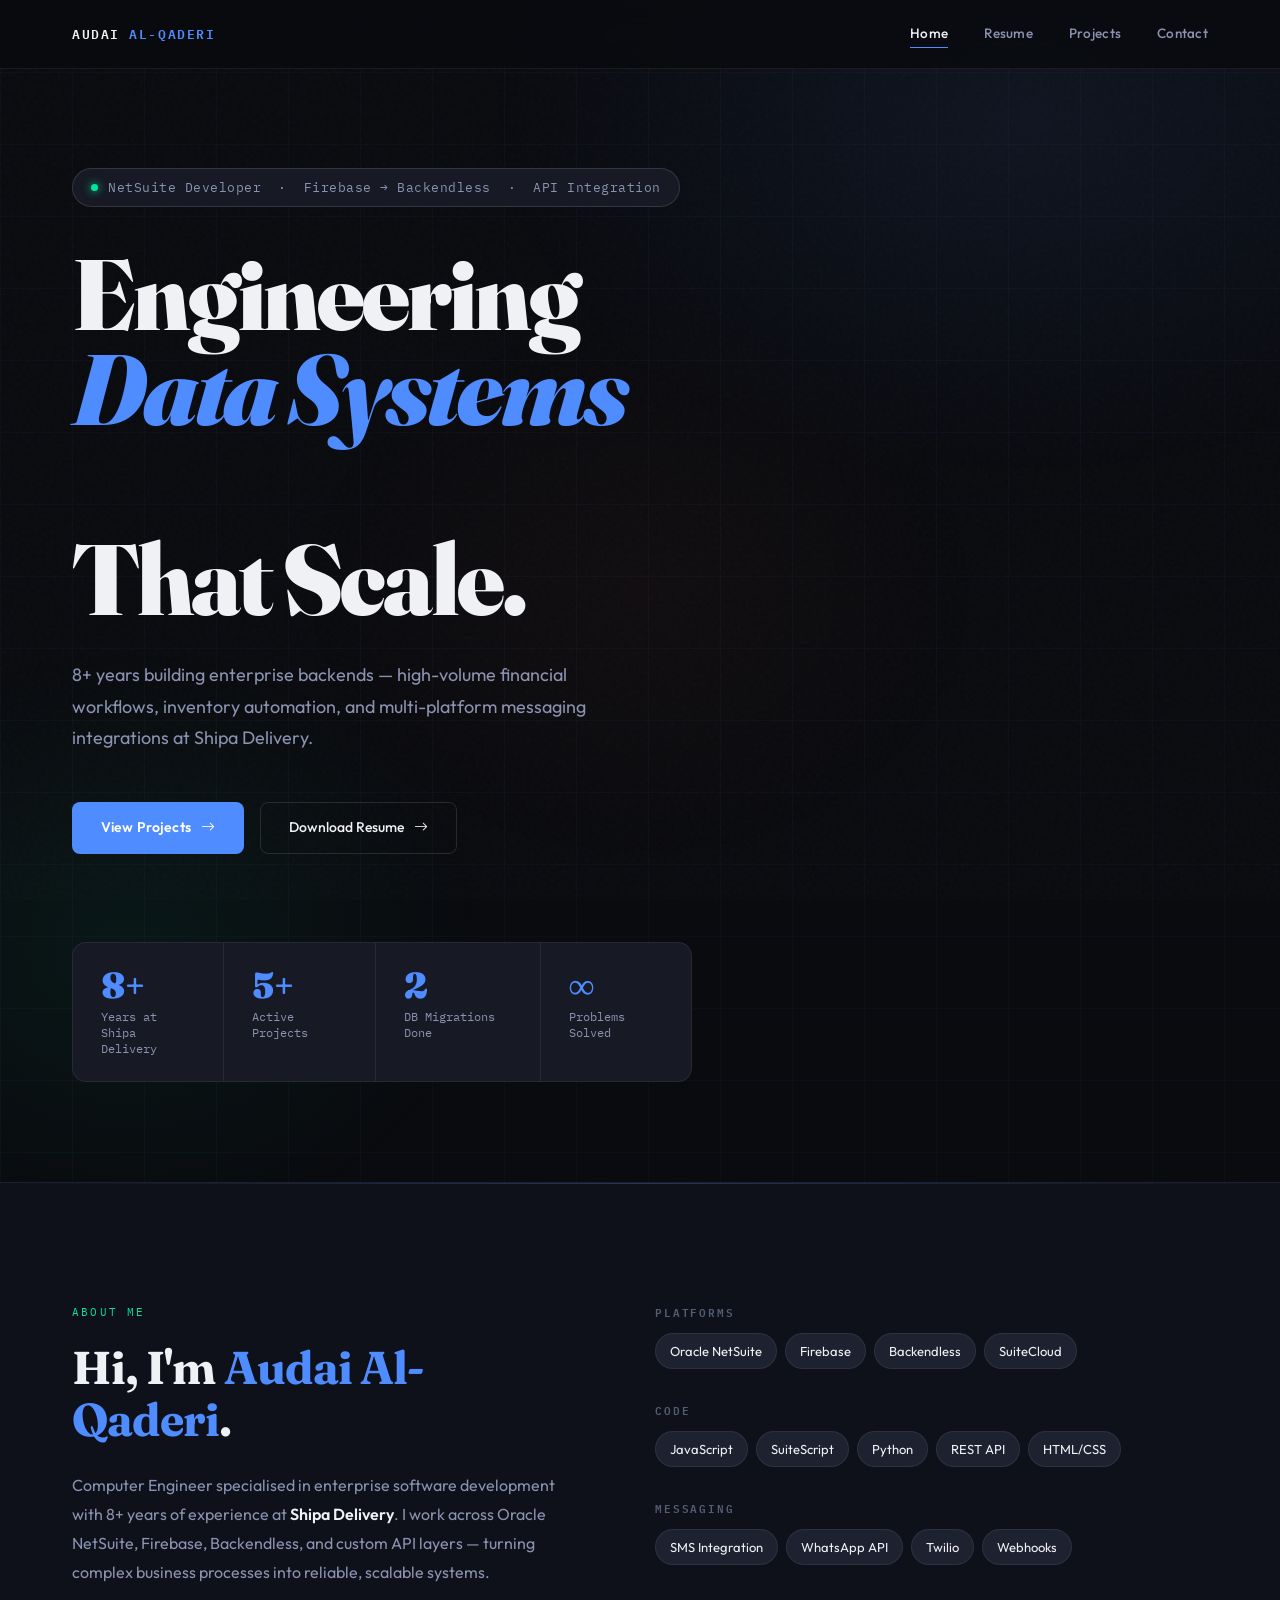
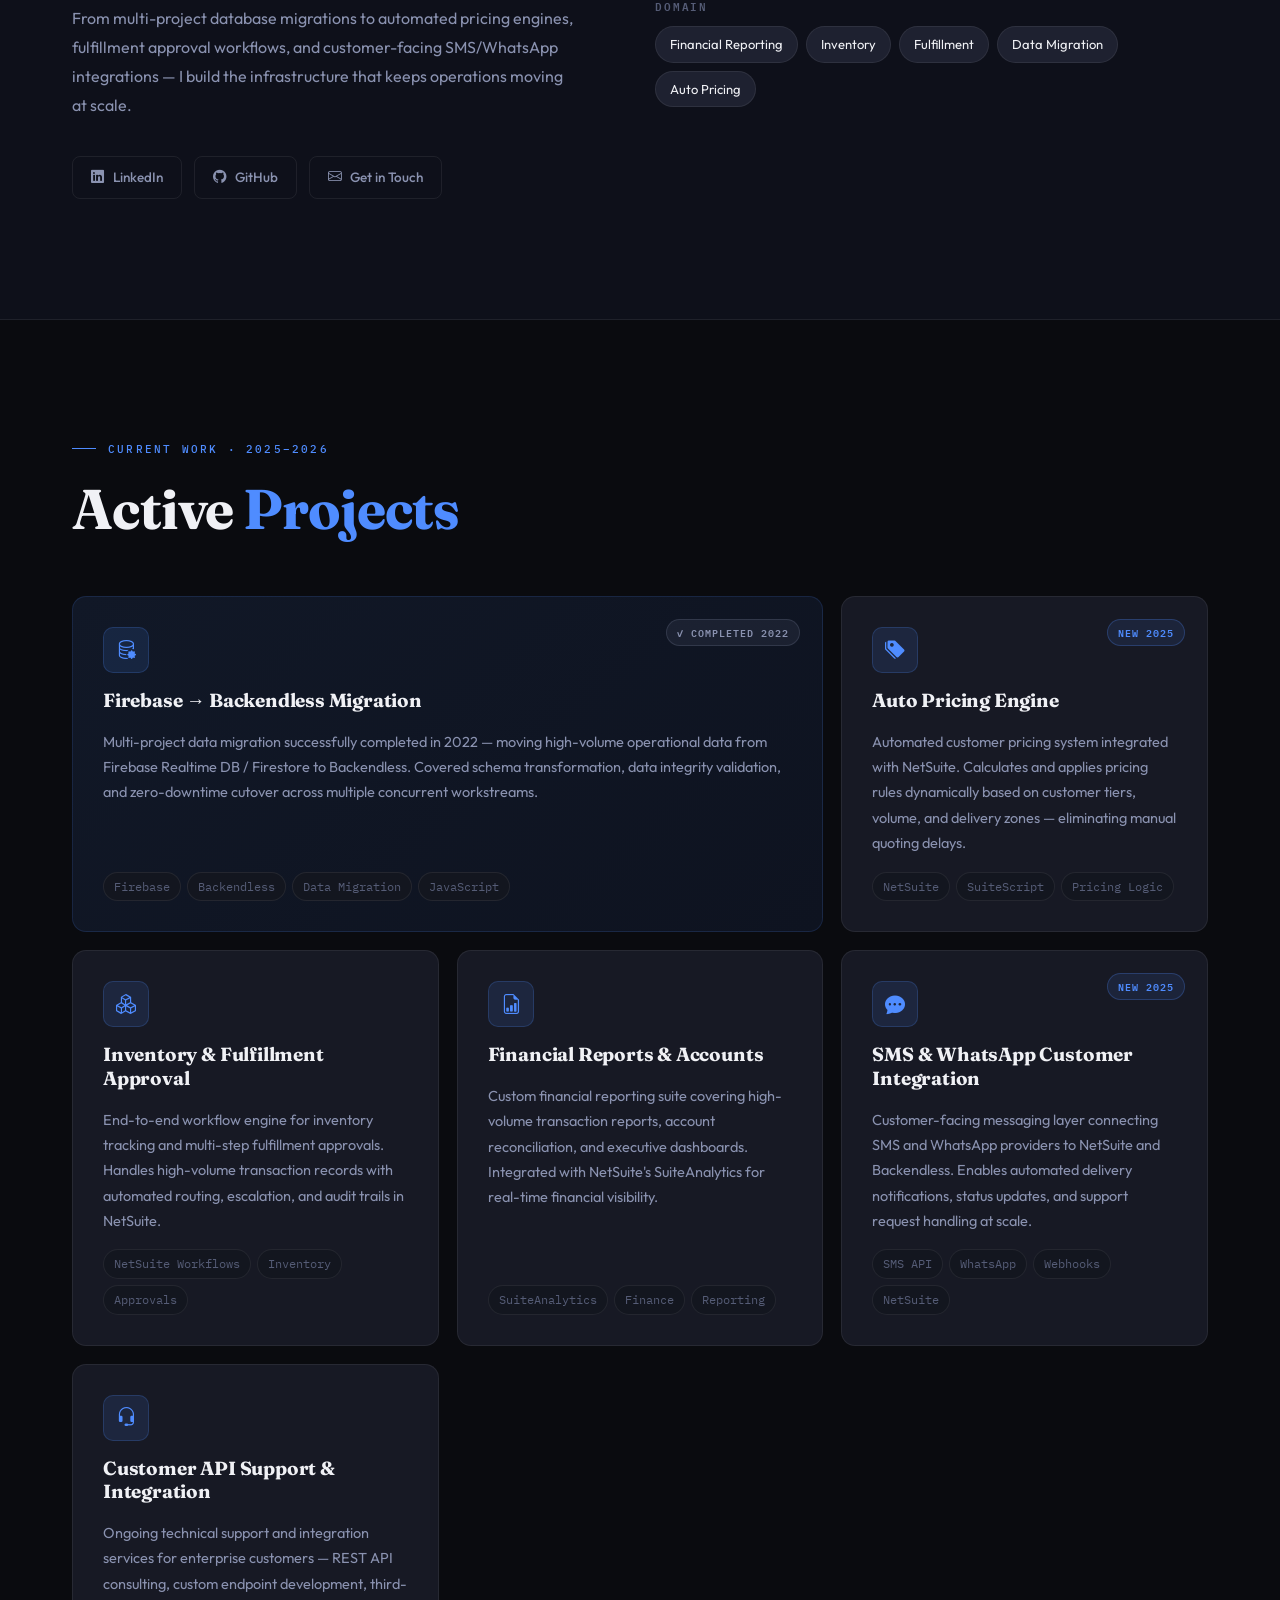
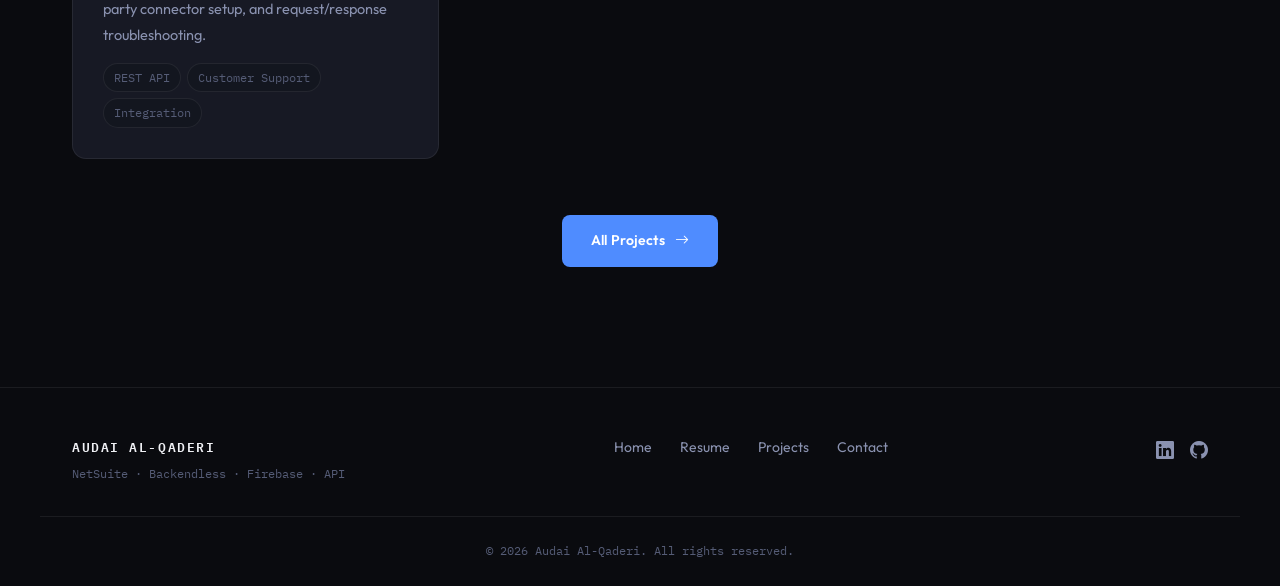
<file: index.html>
<!DOCTYPE html>
<html lang="en">
<head>
  <meta charset="utf-8"/>
  <meta name="viewport" content="width=device-width, initial-scale=1"/>
  <title>Audai Al-Qaderi — NetSuite & Backend Engineer</title>
  <link rel="preconnect" href="https://fonts.googleapis.com"/>
  <link href="https://fonts.googleapis.com/css2?family=Fraunces:opsz,wght@9..144,300;9..144,400;9..144,700;9..144,900&family=IBM+Plex+Mono:wght@400;500;600&family=Outfit:wght@300;400;500;600;700&display=swap" rel="stylesheet"/>
  <link href="https://cdn.jsdelivr.net/npm/bootstrap-icons@1.11.3/font/bootstrap-icons.css" rel="stylesheet"/>
  <link rel="stylesheet" href="css/styles.css"/>
</head>
<body>

<!-- NAV -->
<nav class="site-nav">
  <div class="nav-inner">
    <a class="nav-logo" href="index.html">Audai <span>Al-Qaderi</span></a>
    <div class="nav-links">
      <a href="index.html" class="active">Home</a>
      <a href="resume.html">Resume</a>
      <a href="projects.html">Projects</a>
      <a href="contact.html">Contact</a>
    </div>
    <button class="nav-toggle" id="navToggle" aria-label="Menu"><i class="bi bi-list"></i></button>
  </div>
  <div class="nav-mobile" id="navMobile">
    <a href="index.html">Home</a>
    <a href="resume.html">Resume</a>
    <a href="projects.html">Projects</a>
    <a href="contact.html">Contact</a>
  </div>
</nav>

<!-- HERO -->
<section class="hero">
  <div class="hero-content">

    <div class="hero-tag fade-up">
      <span class="tag-dot"></span>
      NetSuite Developer &nbsp;·&nbsp; Firebase → Backendless &nbsp;·&nbsp; API Integration
    </div>

    <h1 class="hero-title fade-up">
      Engineering<br/>
      <em>Data Systems</em><br/>
      That Scale.
    </h1>

    <p class="hero-sub fade-up">
      8+ years building enterprise backends — high-volume financial workflows, inventory automation, and multi-platform messaging integrations at Shipa Delivery.
    </p>

    <div class="hero-cta fade-up">
      <a href="projects.html" class="btn-primary">View Projects <i class="bi bi-arrow-right"></i></a>
      <a href="resume.html" class="btn-ghost">Download Resume <i class="bi bi-arrow-right"></i></a>
    </div>

    <div class="hero-stats fade-up">
      <div class="stat-card">
        <div class="stat-num">8+</div>
        <div class="stat-label">Years at Shipa Delivery</div>
      </div>
      <div class="stat-card">
        <div class="stat-num">5+</div>
        <div class="stat-label">Active Projects</div>
      </div>
      <div class="stat-card">
        <div class="stat-num">2</div>
        <div class="stat-label">DB Migrations Done</div>
      </div>
      <div class="stat-card">
        <div class="stat-num">∞</div>
        <div class="stat-label">Problems Solved</div>
      </div>
    </div>

  </div>
</section>

<!-- ABOUT -->
<section class="about-section">
  <div class="container">
    <div class="about-grid">

      <div class="about-text reveal">
        <div class="about-eyebrow">About Me</div>
        <h2>Hi, I'm <span class="accent">Audai Al-Qaderi</span>.</h2>
        <p>Computer Engineer specialised in enterprise software development with 8+ years of experience at <strong>Shipa Delivery</strong>. I work across Oracle NetSuite, Firebase, Backendless, and custom API layers — turning complex business processes into reliable, scalable systems.</p>
        <p>From multi-project database migrations to automated pricing engines, fulfillment approval workflows, and customer-facing SMS/WhatsApp integrations — I build the infrastructure that keeps operations moving at scale.</p>
        <div class="about-links">
          <a href="https://linkedin.com/in/odai-qadree-23370259" target="_blank"><i class="bi bi-linkedin"></i> LinkedIn</a>
          <a href="https://oqadree.github.io/myagencysite" target="_blank"><i class="bi bi-github"></i> GitHub</a>
          <a href="contact.html"><i class="bi bi-envelope"></i> Get in Touch</a>
        </div>
      </div>

      <div class="about-skills reveal">
        <div class="skill-group">
          <div class="skill-group-label">Platforms</div>
          <div class="skill-chips">
            <span>Oracle NetSuite</span><span>Firebase</span><span>Backendless</span><span>SuiteCloud</span>
          </div>
        </div>
        <div class="skill-group">
          <div class="skill-group-label">Code</div>
          <div class="skill-chips">
            <span>JavaScript</span><span>SuiteScript</span><span>Python</span><span>REST API</span><span>HTML/CSS</span>
          </div>
        </div>
        <div class="skill-group">
          <div class="skill-group-label">Messaging</div>
          <div class="skill-chips">
            <span>SMS Integration</span><span>WhatsApp API</span><span>Twilio</span><span>Webhooks</span>
          </div>
        </div>
        <div class="skill-group">
          <div class="skill-group-label">Domain</div>
          <div class="skill-chips">
            <span>Financial Reporting</span><span>Inventory</span><span>Fulfillment</span><span>Data Migration</span><span>Auto Pricing</span>
          </div>
        </div>
      </div>

    </div>
  </div>
</section>

<!-- SPOTLIGHT -->
<section class="spotlight-section">
  <div class="container">
    <div class="section-label">Current Work · 2025–2026</div>
    <h2 class="section-title">Active <span class="accent">Projects</span></h2>

    <div class="project-grid">

      <div class="proj-card featured reveal">
        <div class="proj-icon"><i class="bi bi-database-gear"></i></div>
        <div class="proj-badge done">✓ Completed 2022</div>
        <h3>Firebase → Backendless Migration</h3>
        <p>Multi-project data migration successfully completed in 2022 — moving high-volume operational data from Firebase Realtime DB / Firestore to Backendless. Covered schema transformation, data integrity validation, and zero-downtime cutover across multiple concurrent workstreams.</p>
        <div class="proj-tags"><span>Firebase</span><span>Backendless</span><span>Data Migration</span><span>JavaScript</span></div>
      </div>

      <div class="proj-card reveal">
        <div class="proj-icon"><i class="bi bi-tags-fill"></i></div>
        <div class="proj-badge new">New 2025</div>
        <h3>Auto Pricing Engine</h3>
        <p>Automated customer pricing system integrated with NetSuite. Calculates and applies pricing rules dynamically based on customer tiers, volume, and delivery zones — eliminating manual quoting delays.</p>
        <div class="proj-tags"><span>NetSuite</span><span>SuiteScript</span><span>Pricing Logic</span></div>
      </div>

      <div class="proj-card reveal">
        <div class="proj-icon"><i class="bi bi-boxes"></i></div>
        <h3>Inventory & Fulfillment Approval</h3>
        <p>End-to-end workflow engine for inventory tracking and multi-step fulfillment approvals. Handles high-volume transaction records with automated routing, escalation, and audit trails in NetSuite.</p>
        <div class="proj-tags"><span>NetSuite Workflows</span><span>Inventory</span><span>Approvals</span></div>
      </div>

      <div class="proj-card reveal">
        <div class="proj-icon"><i class="bi bi-file-earmark-bar-graph"></i></div>
        <h3>Financial Reports & Accounts</h3>
        <p>Custom financial reporting suite covering high-volume transaction reports, account reconciliation, and executive dashboards. Integrated with NetSuite's SuiteAnalytics for real-time financial visibility.</p>
        <div class="proj-tags"><span>SuiteAnalytics</span><span>Finance</span><span>Reporting</span></div>
      </div>

      <div class="proj-card reveal">
        <div class="proj-icon"><i class="bi bi-chat-dots-fill"></i></div>
        <div class="proj-badge new">New 2025</div>
        <h3>SMS & WhatsApp Customer Integration</h3>
        <p>Customer-facing messaging layer connecting SMS and WhatsApp providers to NetSuite and Backendless. Enables automated delivery notifications, status updates, and support request handling at scale.</p>
        <div class="proj-tags"><span>SMS API</span><span>WhatsApp</span><span>Webhooks</span><span>NetSuite</span></div>
      </div>

      <div class="proj-card reveal">
        <div class="proj-icon"><i class="bi bi-headset"></i></div>
        <h3>Customer API Support & Integration</h3>
        <p>Ongoing technical support and integration services for enterprise customers — REST API consulting, custom endpoint development, third-party connector setup, and request/response troubleshooting.</p>
        <div class="proj-tags"><span>REST API</span><span>Customer Support</span><span>Integration</span></div>
      </div>

    </div>

    <div class="section-cta">
      <a href="projects.html" class="btn-primary">All Projects <i class="bi bi-arrow-right"></i></a>
    </div>
  </div>
</section>

<!-- FOOTER -->
<footer class="site-footer">
  <div class="container footer-inner">
    <div class="footer-left">
      <div class="footer-logo">AUDAI AL-QADERI</div>
      <div class="footer-sub">NetSuite · Backendless · Firebase · API</div>
    </div>
    <div class="footer-links">
      <a href="index.html">Home</a>
      <a href="resume.html">Resume</a>
      <a href="projects.html">Projects</a>
      <a href="contact.html">Contact</a>
    </div>
    <div class="footer-social">
      <a href="https://linkedin.com/in/odai-qadree-23370259" target="_blank"><i class="bi bi-linkedin"></i></a>
      <a href="https://oqadree.github.io/myagencysite" target="_blank"><i class="bi bi-github"></i></a>
    </div>
  </div>
  <div class="footer-copy">© 2026 Audai Al-Qaderi. All rights reserved.</div>
</footer>

<script src="js/scripts.js"></script>
</body>
</html>
</file>
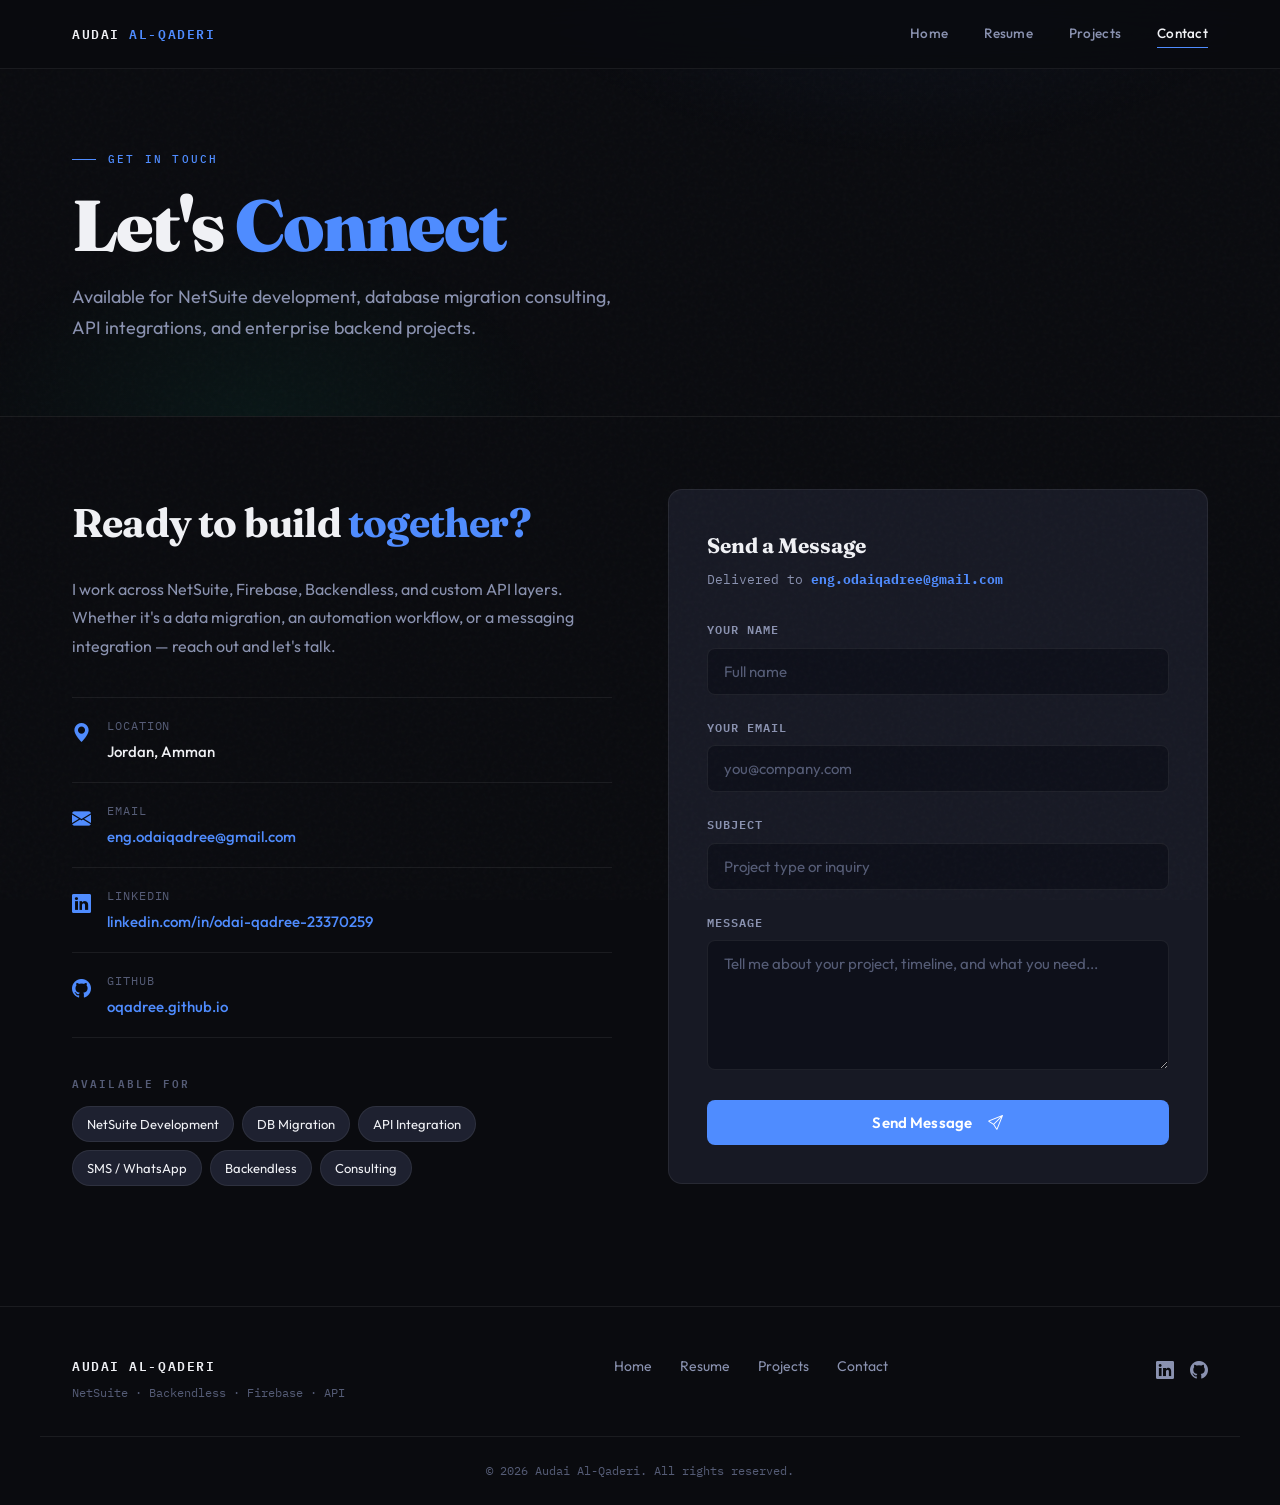
<file: contact.html>
<!DOCTYPE html>
<html lang="en">
<head>
  <meta charset="utf-8"/>
  <meta name="viewport" content="width=device-width, initial-scale=1"/>
  <title>Contact — Audai Al-Qaderi</title>
  <link rel="preconnect" href="https://fonts.googleapis.com"/>
  <link href="https://fonts.googleapis.com/css2?family=Fraunces:opsz,wght@9..144,300;9..144,400;9..144,700;9..144,900&family=IBM+Plex+Mono:wght@400;500;600&family=Outfit:wght@300;400;500;600;700&display=swap" rel="stylesheet"/>
  <link href="https://cdn.jsdelivr.net/npm/bootstrap-icons@1.11.3/font/bootstrap-icons.css" rel="stylesheet"/>
  <link rel="stylesheet" href="css/styles.css"/>
</head>
<body>

<nav class="site-nav">
  <div class="nav-inner">
    <a class="nav-logo" href="index.html">Audai <span>Al-Qaderi</span></a>
    <div class="nav-links">
      <a href="index.html">Home</a>
      <a href="resume.html">Resume</a>
      <a href="projects.html">Projects</a>
      <a href="contact.html" class="active">Contact</a>
    </div>
    <button class="nav-toggle" id="navToggle" aria-label="Menu"><i class="bi bi-list"></i></button>
  </div>
  <div class="nav-mobile" id="navMobile">
    <a href="index.html">Home</a>
    <a href="resume.html">Resume</a>
    <a href="projects.html">Projects</a>
    <a href="contact.html">Contact</a>
  </div>
</nav>

<section class="page-hero">
  <div class="container">
    <div class="section-label">Get in Touch</div>
    <h1>Let's <span class="accent">Connect</span></h1>
    <p class="page-hero-sub">Available for NetSuite development, database migration consulting, API integrations, and enterprise backend projects.</p>
  </div>
</section>

<section class="contact-section">
  <div class="container">
    <div class="contact-grid">

      <!-- LEFT -->
      <div class="contact-info reveal">
        <h2>Ready to build <span class="accent">together?</span></h2>
        <p>I work across NetSuite, Firebase, Backendless, and custom API layers. Whether it's a data migration, an automation workflow, or a messaging integration — reach out and let's talk.</p>

        <div class="contact-item">
          <i class="bi bi-geo-alt-fill"></i>
          <div>
            <div class="contact-item-label">Location</div>
            <div class="contact-item-val">Jordan, Amman</div>
          </div>
        </div>
        <div class="contact-item">
          <i class="bi bi-envelope-fill"></i>
          <div>
            <div class="contact-item-label">Email</div>
            <div class="contact-item-val">
              <a href="mailto:eng.odaiqadree@gmail.com">eng.odaiqadree@gmail.com</a>
            </div>
          </div>
        </div>
        <div class="contact-item">
          <i class="bi bi-linkedin"></i>
          <div>
            <div class="contact-item-label">LinkedIn</div>
            <div class="contact-item-val">
              <a href="https://linkedin.com/in/odai-qadree-23370259" target="_blank">linkedin.com/in/odai-qadree-23370259</a>
            </div>
          </div>
        </div>
        <div class="contact-item">
          <i class="bi bi-github"></i>
          <div>
            <div class="contact-item-label">GitHub</div>
            <div class="contact-item-val">
              <a href="https://oqadree.github.io/myagencysite" target="_blank">oqadree.github.io</a>
            </div>
          </div>
        </div>

        <div class="avail-section" style="margin-top:36px;">
          <div class="avail-label">Available for</div>
          <div class="skill-chips">
            <span>NetSuite Development</span>
            <span>DB Migration</span>
            <span>API Integration</span>
            <span>SMS / WhatsApp</span>
            <span>Backendless</span>
            <span>Consulting</span>
          </div>
        </div>
      </div>

      <!-- RIGHT: Form -->
      <div class="contact-form reveal">

        <div class="form-header">
          <div class="form-header-title">Send a Message</div>
          <div class="form-header-sub">Delivered to <strong>eng.odaiqadree@gmail.com</strong></div>
        </div>

        <!-- Success -->
        <div id="form-success" style="display:none;">
          <i class="bi bi-check-circle-fill" id="form-success-icon"></i>
          <h3>Message Sent!</h3>
          <p>I'll get back to you at your email address shortly.</p>
        </div>

        <!-- Error -->
        <div id="form-error" style="display:none;">
          <i class="bi bi-exclamation-circle-fill"></i>&nbsp;
          Something went wrong. Please email <a href="mailto:eng.odaiqadree@gmail.com" style="color:#ff7070;font-weight:600;">eng.odaiqadree@gmail.com</a> directly.
        </div>

        <form id="contact-form">
          <input type="hidden" name="access_key" value="8cba8998-0c40-4833-b712-8fecba458272"/>
          <input type="hidden" name="subject" value="New message from your portfolio site"/>
          <input type="hidden" name="from_name" value="Portfolio Contact Form"/>
          <input type="checkbox" name="botcheck" style="display:none;" tabindex="-1" autocomplete="off"/>

          <div class="form-group">
            <label for="f_name">Your Name</label>
            <input type="text" id="f_name" name="name" placeholder="Full name" required/>
          </div>
          <div class="form-group">
            <label for="f_email">Your Email</label>
            <input type="email" id="f_email" name="email" placeholder="you@company.com" required/>
          </div>
          <div class="form-group">
            <label for="f_subject">Subject</label>
            <input type="text" id="f_subject" name="subject_line" placeholder="Project type or inquiry"/>
          </div>
          <div class="form-group">
            <label for="f_message">Message</label>
            <textarea id="f_message" name="message" placeholder="Tell me about your project, timeline, and what you need..." required></textarea>
          </div>

          <button type="submit" id="submit-btn" class="btn-primary" style="width:100%;justify-content:center;border:none;cursor:pointer;font-size:15px;">
            Send Message &nbsp;<i class="bi bi-send"></i>
          </button>
        </form>
      </div>

    </div>
  </div>
</section>

<footer class="site-footer">
  <div class="container footer-inner">
    <div class="footer-left">
      <div class="footer-logo">AUDAI AL-QADERI</div>
      <div class="footer-sub">NetSuite · Backendless · Firebase · API</div>
    </div>
    <div class="footer-links">
      <a href="index.html">Home</a>
      <a href="resume.html">Resume</a>
      <a href="projects.html">Projects</a>
      <a href="contact.html">Contact</a>
    </div>
    <div class="footer-social">
      <a href="https://linkedin.com/in/odai-qadree-23370259" target="_blank"><i class="bi bi-linkedin"></i></a>
      <a href="https://oqadree.github.io/myagencysite" target="_blank"><i class="bi bi-github"></i></a>
    </div>
  </div>
  <div class="footer-copy">© 2026 Audai Al-Qaderi. All rights reserved.</div>
</footer>

<script src="js/scripts.js"></script>
</body>
</html>
</file>
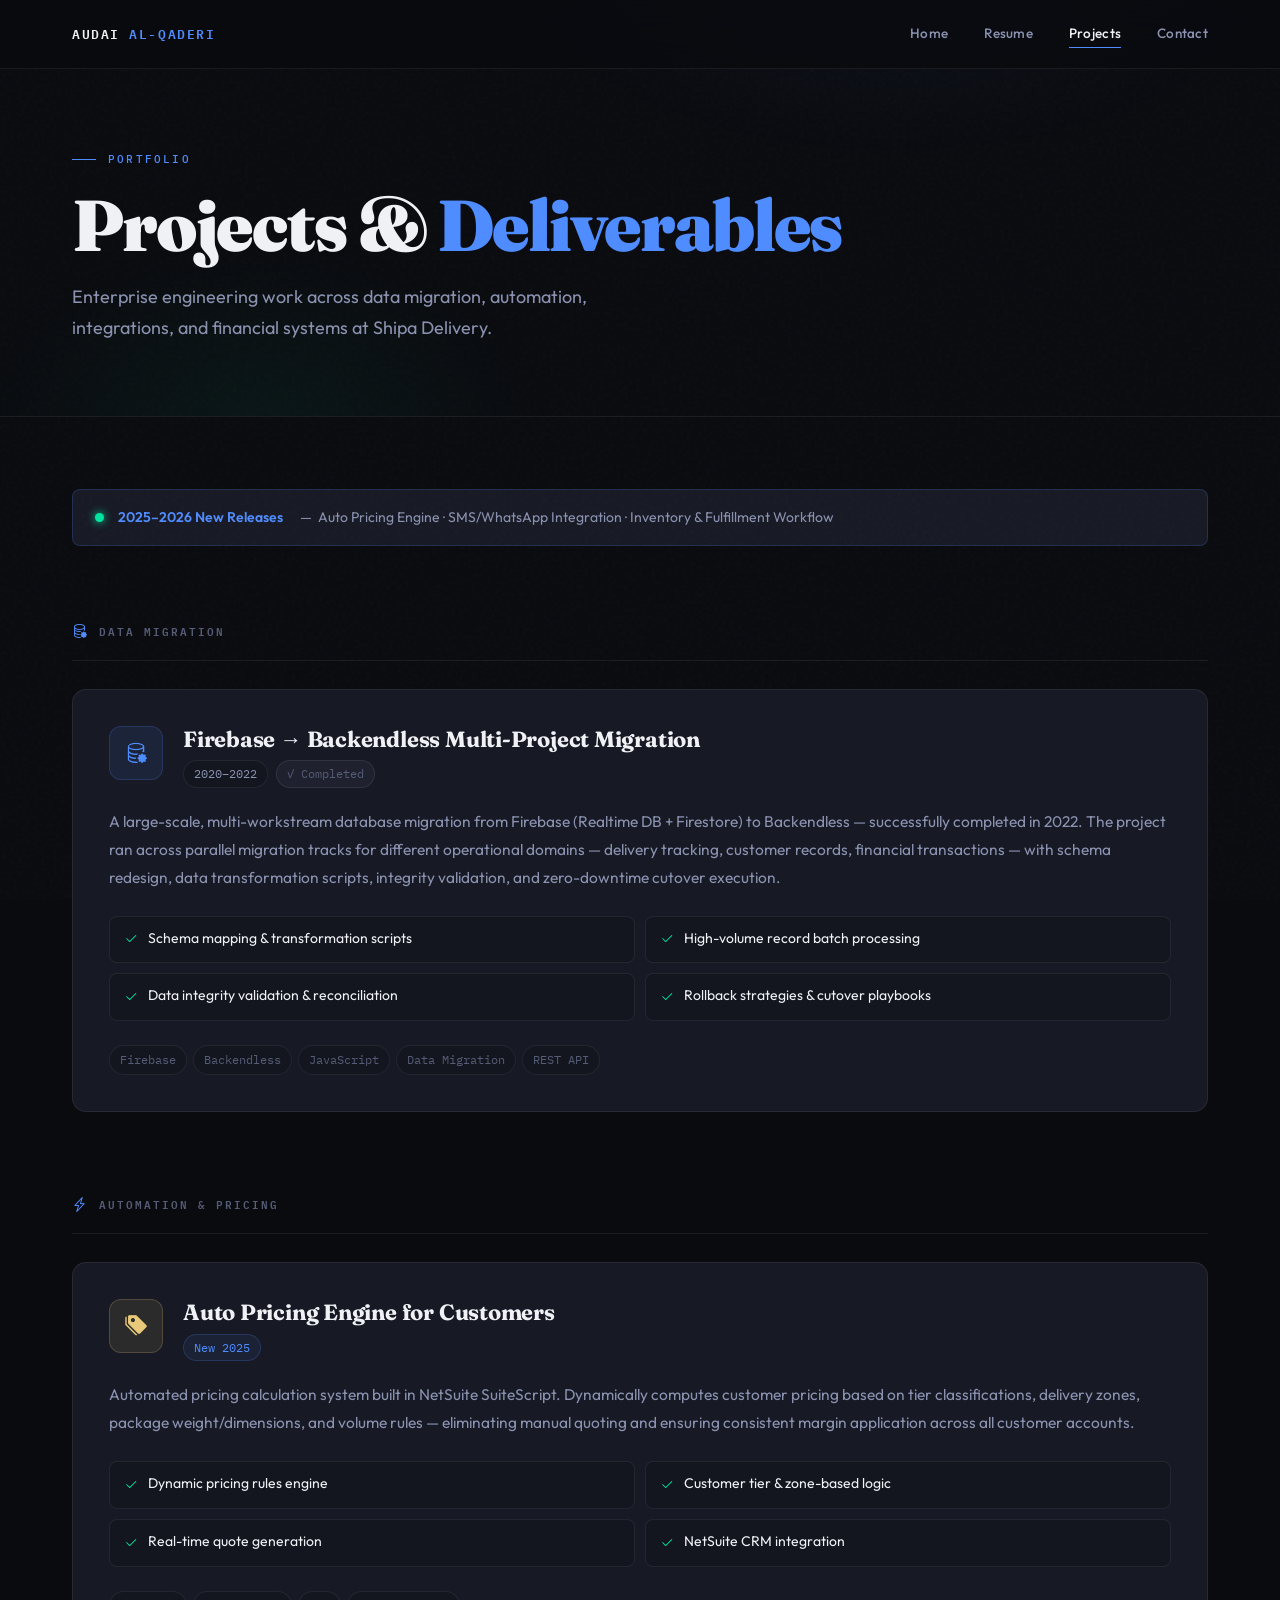
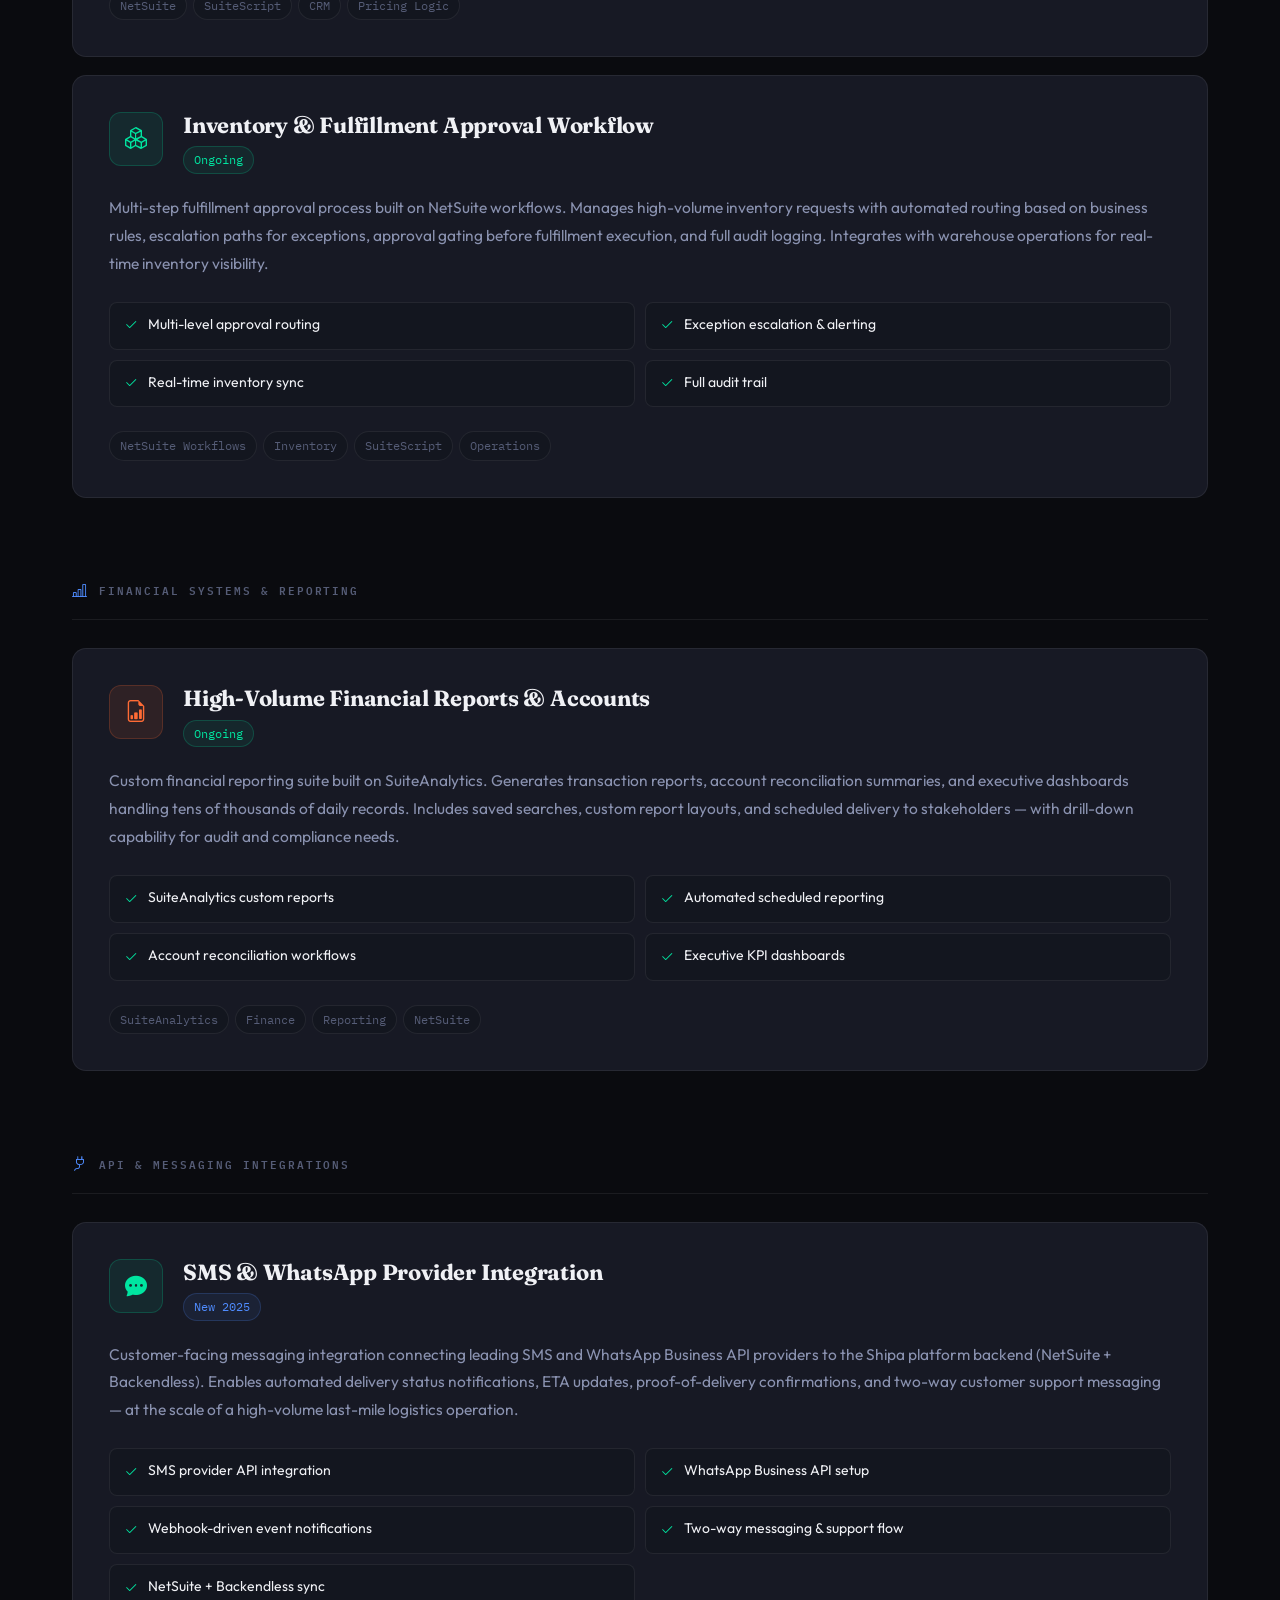
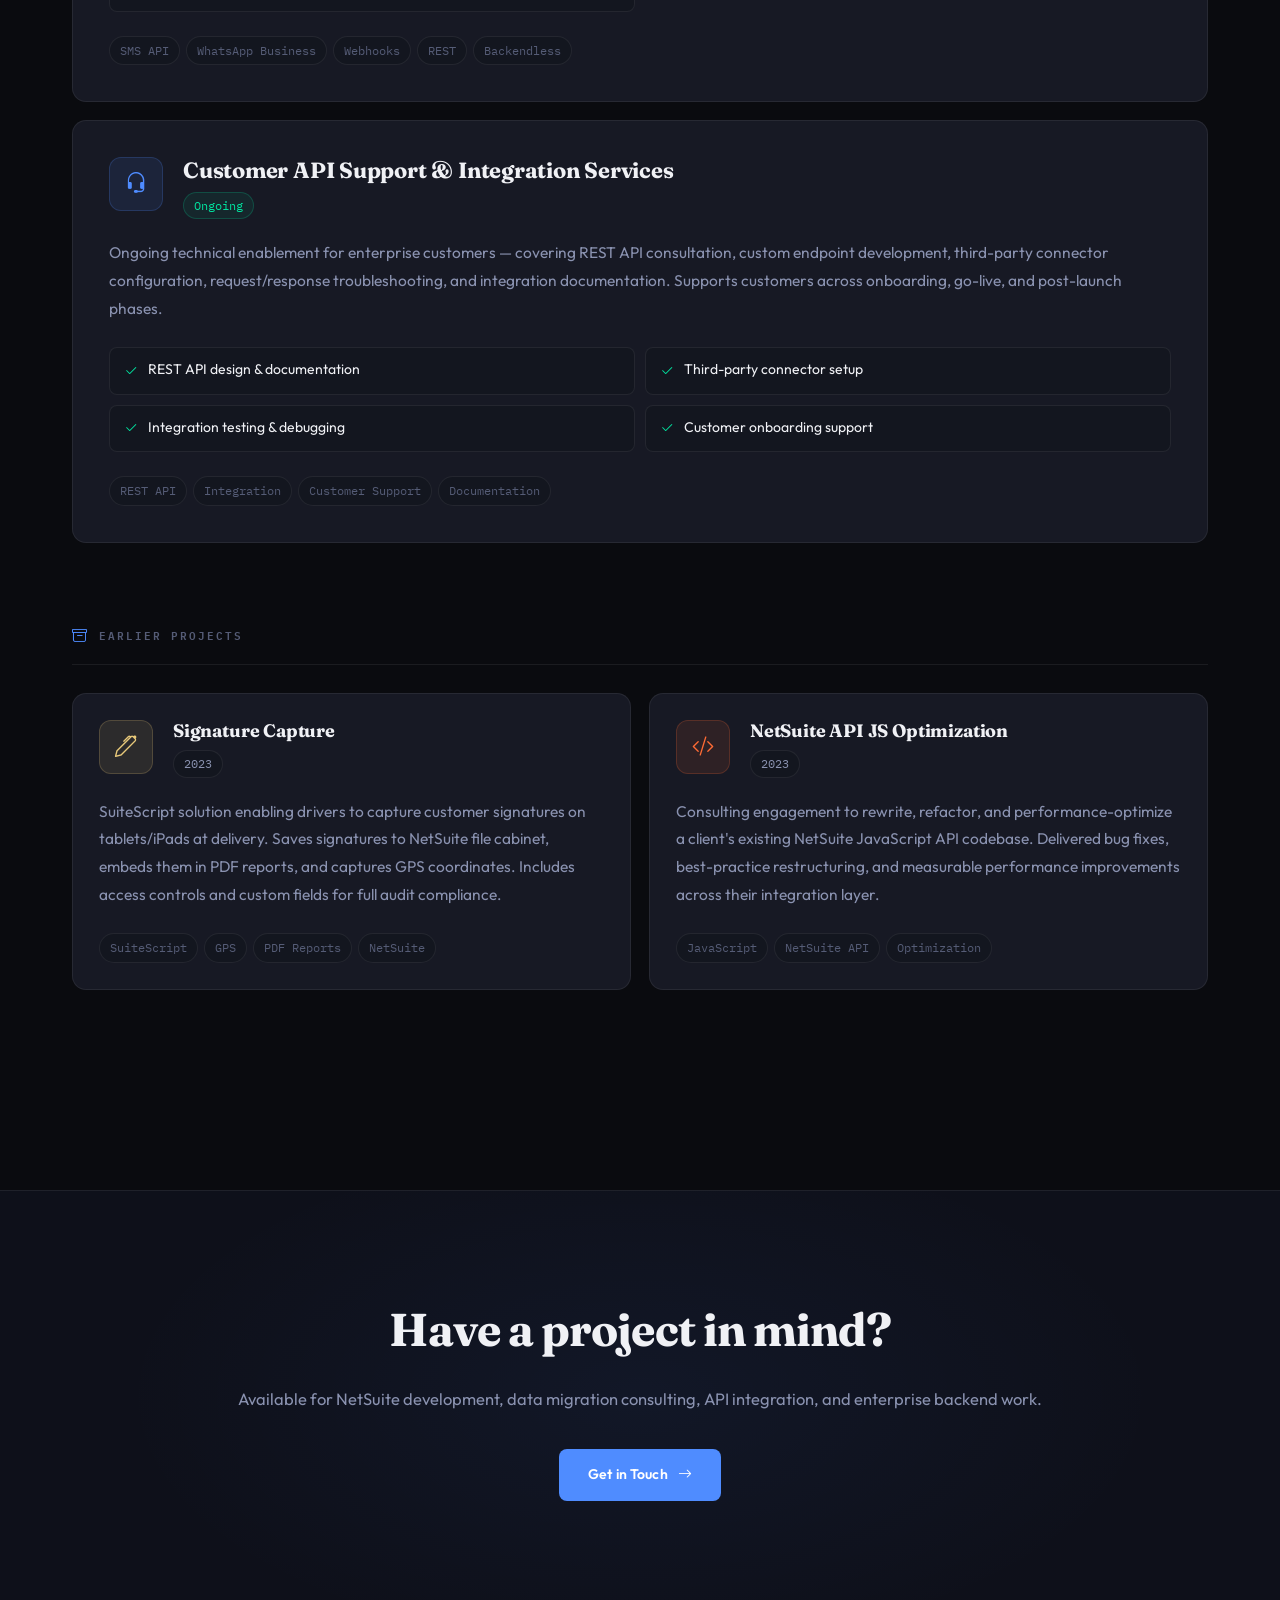
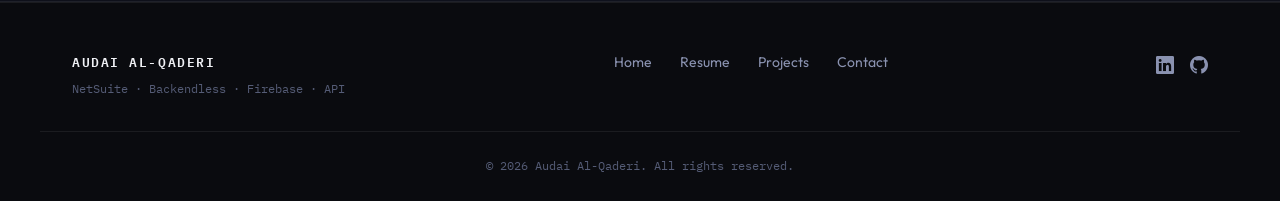
<file: projects.html>
<!DOCTYPE html>
<html lang="en">
<head>
  <meta charset="utf-8"/>
  <meta name="viewport" content="width=device-width, initial-scale=1"/>
  <title>Projects — Audai Al-Qaderi</title>
  <link rel="preconnect" href="https://fonts.googleapis.com"/>
  <link href="https://fonts.googleapis.com/css2?family=Fraunces:opsz,wght@9..144,300;9..144,400;9..144,700;9..144,900&family=IBM+Plex+Mono:wght@400;500;600&family=Outfit:wght@300;400;500;600;700&display=swap" rel="stylesheet"/>
  <link href="https://cdn.jsdelivr.net/npm/bootstrap-icons@1.11.3/font/bootstrap-icons.css" rel="stylesheet"/>
  <link rel="stylesheet" href="css/styles.css"/>
</head>
<body>

<nav class="site-nav">
  <div class="nav-inner">
    <a class="nav-logo" href="index.html">Audai <span>Al-Qaderi</span></a>
    <div class="nav-links">
      <a href="index.html">Home</a>
      <a href="resume.html">Resume</a>
      <a href="projects.html" class="active">Projects</a>
      <a href="contact.html">Contact</a>
    </div>
    <button class="nav-toggle" id="navToggle" aria-label="Menu"><i class="bi bi-list"></i></button>
  </div>
  <div class="nav-mobile" id="navMobile">
    <a href="index.html">Home</a>
    <a href="resume.html">Resume</a>
    <a href="projects.html">Projects</a>
    <a href="contact.html">Contact</a>
  </div>
</nav>

<section class="page-hero">
  <div class="container">
    <div class="section-label">Portfolio</div>
    <h1>Projects &amp; <span class="accent">Deliverables</span></h1>
    <p class="page-hero-sub">Enterprise engineering work across data migration, automation, integrations, and financial systems at Shipa Delivery.</p>
  </div>
</section>

<section class="projects-section">
  <div class="container">

    <div class="release-banner reveal">
      <span class="release-dot"></span>
      <strong>2025–2026 New Releases</strong> &nbsp;—&nbsp; Auto Pricing Engine · SMS/WhatsApp Integration · Inventory & Fulfillment Workflow
    </div>

    <!-- DATA MIGRATION -->
    <div class="proj-category reveal">
      <div class="cat-label"><i class="bi bi-database-gear"></i> Data Migration</div>
      <div class="proj-list">
        <div class="proj-full-card">
          <div class="proj-full-header">
            <div class="proj-full-icon db"><i class="bi bi-database-gear"></i></div>
            <div>
              <h2>Firebase → Backendless Multi-Project Migration</h2>
              <div class="proj-meta"><span>2020–2022</span><span class="badge-done">✓ Completed</span></div>
            </div>
          </div>
          <p>A large-scale, multi-workstream database migration from Firebase (Realtime DB + Firestore) to Backendless — successfully completed in 2022. The project ran across parallel migration tracks for different operational domains — delivery tracking, customer records, financial transactions — with schema redesign, data transformation scripts, integrity validation, and zero-downtime cutover execution.</p>
          <div class="proj-highlights">
            <div><i class="bi bi-check2"></i> Schema mapping &amp; transformation scripts</div>
            <div><i class="bi bi-check2"></i> High-volume record batch processing</div>
            <div><i class="bi bi-check2"></i> Data integrity validation &amp; reconciliation</div>
            <div><i class="bi bi-check2"></i> Rollback strategies &amp; cutover playbooks</div>
          </div>
          <div class="proj-tags"><span>Firebase</span><span>Backendless</span><span>JavaScript</span><span>Data Migration</span><span>REST API</span></div>
        </div>
      </div>
    </div>

    <!-- AUTOMATION -->
    <div class="proj-category reveal">
      <div class="cat-label"><i class="bi bi-lightning-charge"></i> Automation & Pricing</div>
      <div class="proj-list">

        <div class="proj-full-card">
          <div class="proj-full-header">
            <div class="proj-full-icon pricing"><i class="bi bi-tags-fill"></i></div>
            <div>
              <h2>Auto Pricing Engine for Customers</h2>
              <div class="proj-meta"><span class="badge-new">New 2025</span></div>
            </div>
          </div>
          <p>Automated pricing calculation system built in NetSuite SuiteScript. Dynamically computes customer pricing based on tier classifications, delivery zones, package weight/dimensions, and volume rules — eliminating manual quoting and ensuring consistent margin application across all customer accounts.</p>
          <div class="proj-highlights">
            <div><i class="bi bi-check2"></i> Dynamic pricing rules engine</div>
            <div><i class="bi bi-check2"></i> Customer tier &amp; zone-based logic</div>
            <div><i class="bi bi-check2"></i> Real-time quote generation</div>
            <div><i class="bi bi-check2"></i> NetSuite CRM integration</div>
          </div>
          <div class="proj-tags"><span>NetSuite</span><span>SuiteScript</span><span>CRM</span><span>Pricing Logic</span></div>
        </div>

        <div class="proj-full-card">
          <div class="proj-full-header">
            <div class="proj-full-icon inv"><i class="bi bi-boxes"></i></div>
            <div>
              <h2>Inventory &amp; Fulfillment Approval Workflow</h2>
              <div class="proj-meta"><span class="badge-status">Ongoing</span></div>
            </div>
          </div>
          <p>Multi-step fulfillment approval process built on NetSuite workflows. Manages high-volume inventory requests with automated routing based on business rules, escalation paths for exceptions, approval gating before fulfillment execution, and full audit logging. Integrates with warehouse operations for real-time inventory visibility.</p>
          <div class="proj-highlights">
            <div><i class="bi bi-check2"></i> Multi-level approval routing</div>
            <div><i class="bi bi-check2"></i> Exception escalation &amp; alerting</div>
            <div><i class="bi bi-check2"></i> Real-time inventory sync</div>
            <div><i class="bi bi-check2"></i> Full audit trail</div>
          </div>
          <div class="proj-tags"><span>NetSuite Workflows</span><span>Inventory</span><span>SuiteScript</span><span>Operations</span></div>
        </div>

      </div>
    </div>

    <!-- FINANCIAL -->
    <div class="proj-category reveal">
      <div class="cat-label"><i class="bi bi-bar-chart-line"></i> Financial Systems & Reporting</div>
      <div class="proj-list">
        <div class="proj-full-card">
          <div class="proj-full-header">
            <div class="proj-full-icon fin"><i class="bi bi-file-earmark-bar-graph"></i></div>
            <div>
              <h2>High-Volume Financial Reports &amp; Accounts</h2>
              <div class="proj-meta"><span class="badge-status">Ongoing</span></div>
            </div>
          </div>
          <p>Custom financial reporting suite built on SuiteAnalytics. Generates transaction reports, account reconciliation summaries, and executive dashboards handling tens of thousands of daily records. Includes saved searches, custom report layouts, and scheduled delivery to stakeholders — with drill-down capability for audit and compliance needs.</p>
          <div class="proj-highlights">
            <div><i class="bi bi-check2"></i> SuiteAnalytics custom reports</div>
            <div><i class="bi bi-check2"></i> Automated scheduled reporting</div>
            <div><i class="bi bi-check2"></i> Account reconciliation workflows</div>
            <div><i class="bi bi-check2"></i> Executive KPI dashboards</div>
          </div>
          <div class="proj-tags"><span>SuiteAnalytics</span><span>Finance</span><span>Reporting</span><span>NetSuite</span></div>
        </div>
      </div>
    </div>

    <!-- INTEGRATIONS -->
    <div class="proj-category reveal">
      <div class="cat-label"><i class="bi bi-plug"></i> API & Messaging Integrations</div>
      <div class="proj-list">

        <div class="proj-full-card">
          <div class="proj-full-header">
            <div class="proj-full-icon msg"><i class="bi bi-chat-dots-fill"></i></div>
            <div>
              <h2>SMS &amp; WhatsApp Provider Integration</h2>
              <div class="proj-meta"><span class="badge-new">New 2025</span></div>
            </div>
          </div>
          <p>Customer-facing messaging integration connecting leading SMS and WhatsApp Business API providers to the Shipa platform backend (NetSuite + Backendless). Enables automated delivery status notifications, ETA updates, proof-of-delivery confirmations, and two-way customer support messaging — at the scale of a high-volume last-mile logistics operation.</p>
          <div class="proj-highlights">
            <div><i class="bi bi-check2"></i> SMS provider API integration</div>
            <div><i class="bi bi-check2"></i> WhatsApp Business API setup</div>
            <div><i class="bi bi-check2"></i> Webhook-driven event notifications</div>
            <div><i class="bi bi-check2"></i> Two-way messaging &amp; support flow</div>
            <div><i class="bi bi-check2"></i> NetSuite + Backendless sync</div>
          </div>
          <div class="proj-tags"><span>SMS API</span><span>WhatsApp Business</span><span>Webhooks</span><span>REST</span><span>Backendless</span></div>
        </div>

        <div class="proj-full-card">
          <div class="proj-full-header">
            <div class="proj-full-icon api"><i class="bi bi-headset"></i></div>
            <div>
              <h2>Customer API Support &amp; Integration Services</h2>
              <div class="proj-meta"><span class="badge-status">Ongoing</span></div>
            </div>
          </div>
          <p>Ongoing technical enablement for enterprise customers — covering REST API consultation, custom endpoint development, third-party connector configuration, request/response troubleshooting, and integration documentation. Supports customers across onboarding, go-live, and post-launch phases.</p>
          <div class="proj-highlights">
            <div><i class="bi bi-check2"></i> REST API design &amp; documentation</div>
            <div><i class="bi bi-check2"></i> Third-party connector setup</div>
            <div><i class="bi bi-check2"></i> Integration testing &amp; debugging</div>
            <div><i class="bi bi-check2"></i> Customer onboarding support</div>
          </div>
          <div class="proj-tags"><span>REST API</span><span>Integration</span><span>Customer Support</span><span>Documentation</span></div>
        </div>

      </div>
    </div>

    <!-- EARLIER -->
    <div class="proj-category reveal">
      <div class="cat-label"><i class="bi bi-archive"></i> Earlier Projects</div>
      <div class="proj-list two-col">

        <div class="proj-full-card compact">
          <div class="proj-full-header">
            <div class="proj-full-icon sig"><i class="bi bi-pen"></i></div>
            <div>
              <h2>Signature Capture</h2>
              <div class="proj-meta"><span>2023</span></div>
            </div>
          </div>
          <p>SuiteScript solution enabling drivers to capture customer signatures on tablets/iPads at delivery. Saves signatures to NetSuite file cabinet, embeds them in PDF reports, and captures GPS coordinates. Includes access controls and custom fields for full audit compliance.</p>
          <div class="proj-tags"><span>SuiteScript</span><span>GPS</span><span>PDF Reports</span><span>NetSuite</span></div>
        </div>

        <div class="proj-full-card compact">
          <div class="proj-full-header">
            <div class="proj-full-icon code"><i class="bi bi-code-slash"></i></div>
            <div>
              <h2>NetSuite API JS Optimization</h2>
              <div class="proj-meta"><span>2023</span></div>
            </div>
          </div>
          <p>Consulting engagement to rewrite, refactor, and performance-optimize a client's existing NetSuite JavaScript API codebase. Delivered bug fixes, best-practice restructuring, and measurable performance improvements across their integration layer.</p>
          <div class="proj-tags"><span>JavaScript</span><span>NetSuite API</span><span>Optimization</span></div>
        </div>

      </div>
    </div>

  </div>
</section>

<section class="cta-section">
  <div class="container cta-inner">
    <h2>Have a project in mind?</h2>
    <p>Available for NetSuite development, data migration consulting, API integration, and enterprise backend work.</p>
    <a href="contact.html" class="btn-primary">Get in Touch <i class="bi bi-arrow-right"></i></a>
  </div>
</section>

<footer class="site-footer">
  <div class="container footer-inner">
    <div class="footer-left">
      <div class="footer-logo">AUDAI AL-QADERI</div>
      <div class="footer-sub">NetSuite · Backendless · Firebase · API</div>
    </div>
    <div class="footer-links">
      <a href="index.html">Home</a>
      <a href="resume.html">Resume</a>
      <a href="projects.html">Projects</a>
      <a href="contact.html">Contact</a>
    </div>
    <div class="footer-social">
      <a href="https://linkedin.com/in/odai-qadree-23370259" target="_blank"><i class="bi bi-linkedin"></i></a>
      <a href="https://oqadree.github.io/myagencysite" target="_blank"><i class="bi bi-github"></i></a>
    </div>
  </div>
  <div class="footer-copy">© 2026 Audai Al-Qaderi. All rights reserved.</div>
</footer>

<script src="js/scripts.js"></script>
</body>
</html>
</file>
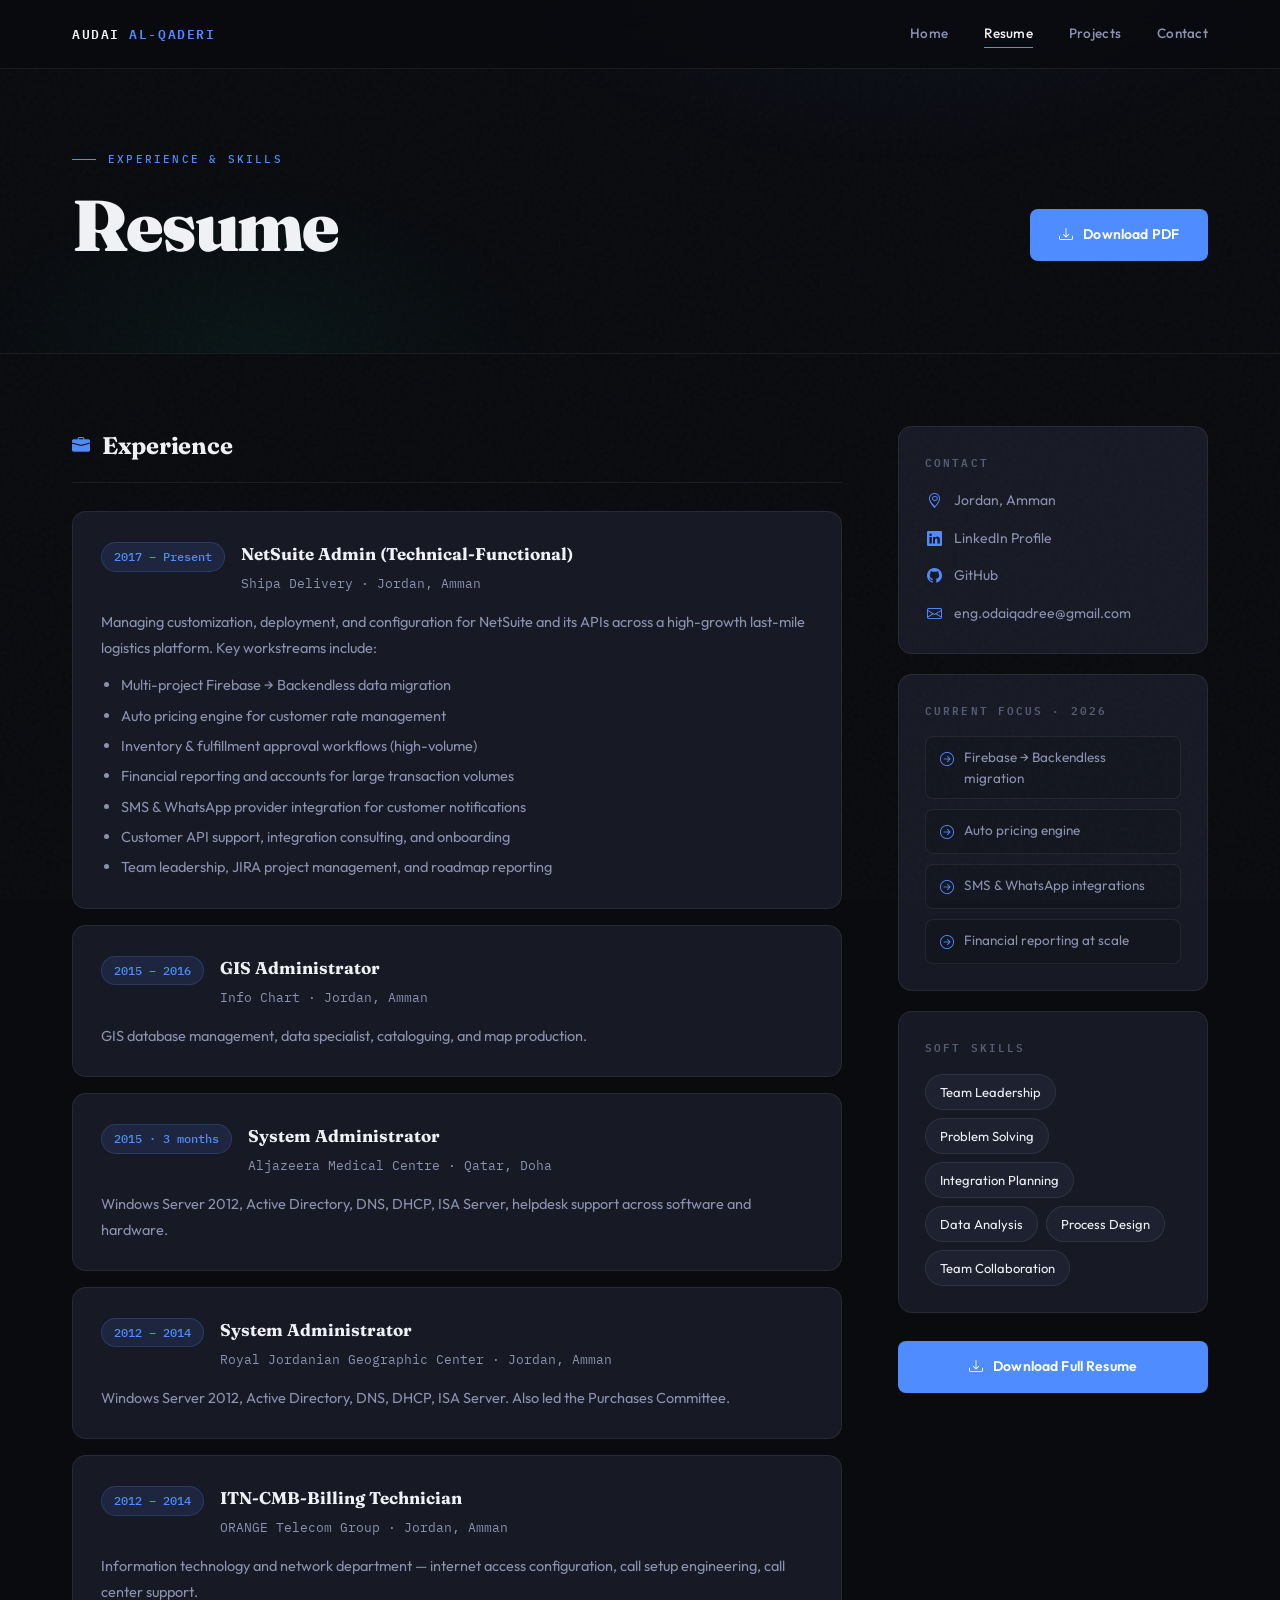
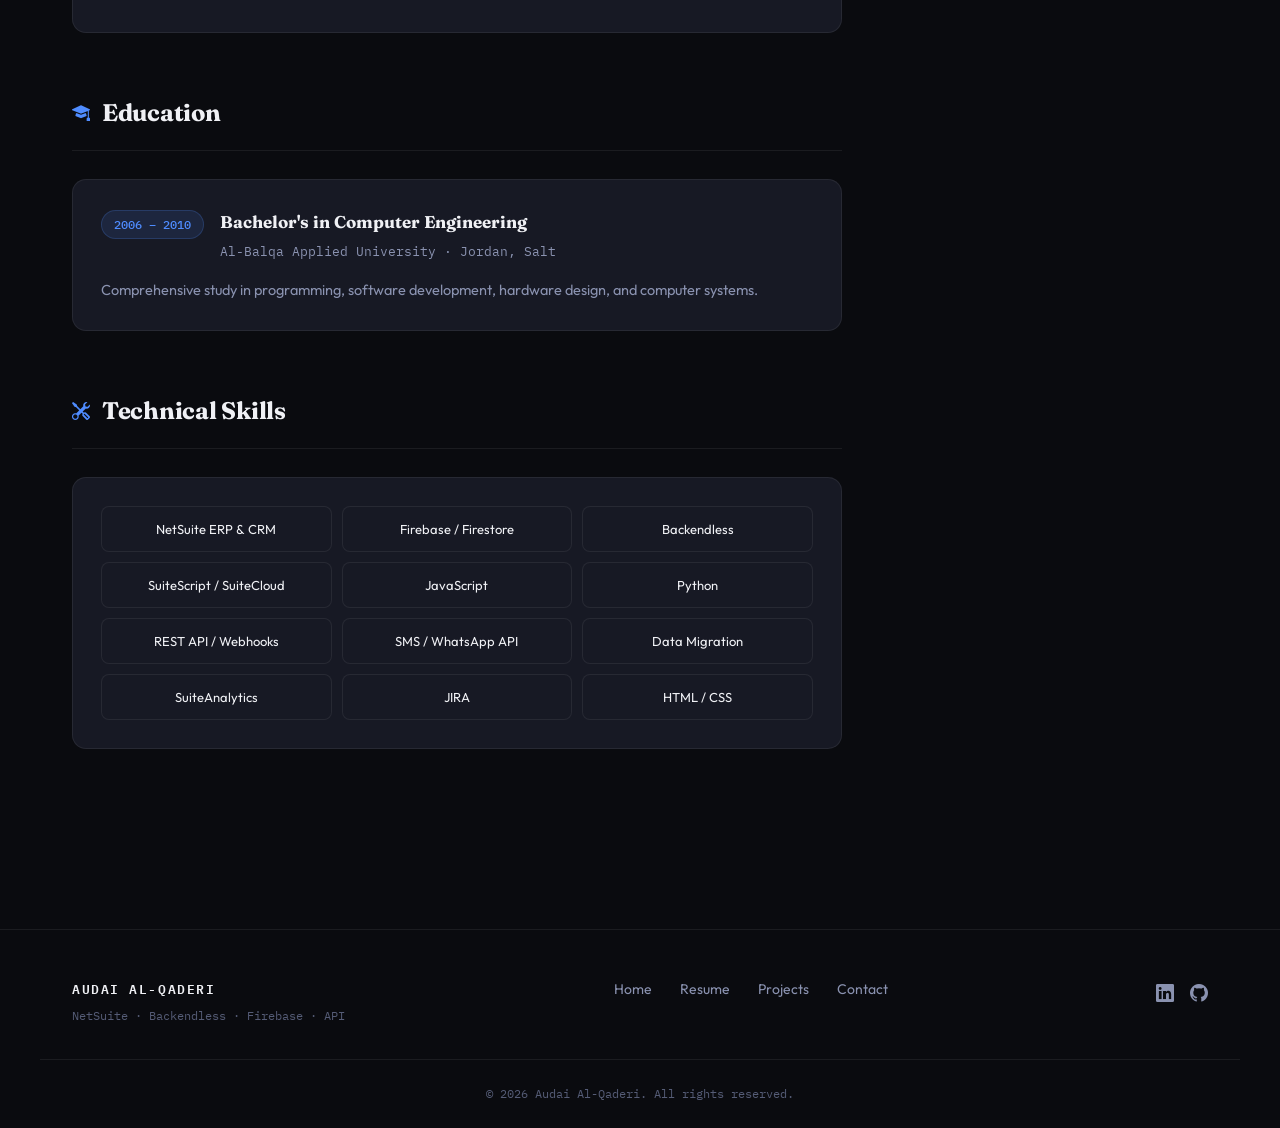
<file: resume.html>
<!DOCTYPE html>
<html lang="en">
<head>
  <meta charset="utf-8"/>
  <meta name="viewport" content="width=device-width, initial-scale=1"/>
  <title>Resume — Audai Al-Qaderi</title>
  <link rel="preconnect" href="https://fonts.googleapis.com"/>
  <link href="https://fonts.googleapis.com/css2?family=Fraunces:opsz,wght@9..144,300;9..144,400;9..144,700;9..144,900&family=IBM+Plex+Mono:wght@400;500;600&family=Outfit:wght@300;400;500;600;700&display=swap" rel="stylesheet"/>
  <link href="https://cdn.jsdelivr.net/npm/bootstrap-icons@1.11.3/font/bootstrap-icons.css" rel="stylesheet"/>
  <link rel="stylesheet" href="css/styles.css"/>
</head>
<body>

<nav class="site-nav">
  <div class="nav-inner">
    <a class="nav-logo" href="index.html">Audai <span>Al-Qaderi</span></a>
    <div class="nav-links">
      <a href="index.html">Home</a>
      <a href="resume.html" class="active">Resume</a>
      <a href="projects.html">Projects</a>
      <a href="contact.html">Contact</a>
    </div>
    <button class="nav-toggle" id="navToggle" aria-label="Menu"><i class="bi bi-list"></i></button>
  </div>
  <div class="nav-mobile" id="navMobile">
    <a href="index.html">Home</a>
    <a href="resume.html">Resume</a>
    <a href="projects.html">Projects</a>
    <a href="contact.html">Contact</a>
  </div>
</nav>

<section class="page-hero">
  <div class="container">
    <div class="section-label">Experience & Skills</div>
    <div style="display:flex;align-items:center;justify-content:space-between;flex-wrap:wrap;gap:24px;">
      <h1>Resume</h1>
      <a class="btn-primary" href="https://drive.google.com/file/d/1yZpktNwsWl8BVPBpRic006clQU5NrXat/view?usp=drive_link" target="_blank">
        <i class="bi bi-download"></i> Download PDF
      </a>
    </div>
  </div>
</section>

<section class="resume-section">
  <div class="container">
    <div class="resume-grid">

      <!-- MAIN COLUMN -->
      <div>

        <!-- EXPERIENCE -->
        <div class="resume-block reveal">
          <div class="resume-block-title"><i class="bi bi-briefcase-fill"></i> Experience</div>

          <div class="exp-card">
            <div class="exp-header">
              <div class="exp-date">2017 – Present</div>
              <div>
                <div class="exp-title">NetSuite Admin (Technical-Functional)</div>
                <div class="exp-company">Shipa Delivery · Jordan, Amman</div>
              </div>
            </div>
            <div class="exp-body">
              <p>Managing customization, deployment, and configuration for NetSuite and its APIs across a high-growth last-mile logistics platform. Key workstreams include:</p>
              <ul style="margin-top:12px;">
                <li>Multi-project Firebase → Backendless data migration</li>
                <li>Auto pricing engine for customer rate management</li>
                <li>Inventory &amp; fulfillment approval workflows (high-volume)</li>
                <li>Financial reporting and accounts for large transaction volumes</li>
                <li>SMS &amp; WhatsApp provider integration for customer notifications</li>
                <li>Customer API support, integration consulting, and onboarding</li>
                <li>Team leadership, JIRA project management, and roadmap reporting</li>
              </ul>
            </div>
          </div>

          <div class="exp-card">
            <div class="exp-header">
              <div class="exp-date">2015 – 2016</div>
              <div>
                <div class="exp-title">GIS Administrator</div>
                <div class="exp-company">Info Chart · Jordan, Amman</div>
              </div>
            </div>
            <div class="exp-body">GIS database management, data specialist, cataloguing, and map production.</div>
          </div>

          <div class="exp-card">
            <div class="exp-header">
              <div class="exp-date">2015 · 3 months</div>
              <div>
                <div class="exp-title">System Administrator</div>
                <div class="exp-company">Aljazeera Medical Centre · Qatar, Doha</div>
              </div>
            </div>
            <div class="exp-body">Windows Server 2012, Active Directory, DNS, DHCP, ISA Server, helpdesk support across software and hardware.</div>
          </div>

          <div class="exp-card">
            <div class="exp-header">
              <div class="exp-date">2012 – 2014</div>
              <div>
                <div class="exp-title">System Administrator</div>
                <div class="exp-company">Royal Jordanian Geographic Center · Jordan, Amman</div>
              </div>
            </div>
            <div class="exp-body">Windows Server 2012, Active Directory, DNS, DHCP, ISA Server. Also led the Purchases Committee.</div>
          </div>

          <div class="exp-card">
            <div class="exp-header">
              <div class="exp-date">2012 – 2014</div>
              <div>
                <div class="exp-title">ITN-CMB-Billing Technician</div>
                <div class="exp-company">ORANGE Telecom Group · Jordan, Amman</div>
              </div>
            </div>
            <div class="exp-body">Information technology and network department — internet access configuration, call setup engineering, call center support.</div>
          </div>
        </div>

        <!-- EDUCATION -->
        <div class="resume-block reveal">
          <div class="resume-block-title"><i class="bi bi-mortarboard-fill"></i> Education</div>
          <div class="exp-card">
            <div class="exp-header">
              <div class="exp-date">2006 – 2010</div>
              <div>
                <div class="exp-title">Bachelor's in Computer Engineering</div>
                <div class="exp-company">Al-Balqa Applied University · Jordan, Salt</div>
              </div>
            </div>
            <div class="exp-body">Comprehensive study in programming, software development, hardware design, and computer systems.</div>
          </div>
        </div>

        <!-- SKILLS -->
        <div class="resume-block reveal">
          <div class="resume-block-title"><i class="bi bi-tools"></i> Technical Skills</div>
          <div class="exp-card">
            <div class="skill-grid">
              <div class="skill-tag">NetSuite ERP & CRM</div>
              <div class="skill-tag">Firebase / Firestore</div>
              <div class="skill-tag">Backendless</div>
              <div class="skill-tag">SuiteScript / SuiteCloud</div>
              <div class="skill-tag">JavaScript</div>
              <div class="skill-tag">Python</div>
              <div class="skill-tag">REST API / Webhooks</div>
              <div class="skill-tag">SMS / WhatsApp API</div>
              <div class="skill-tag">Data Migration</div>
              <div class="skill-tag">SuiteAnalytics</div>
              <div class="skill-tag">JIRA</div>
              <div class="skill-tag">HTML / CSS</div>
            </div>
          </div>
        </div>

      </div>

      <!-- SIDEBAR -->
      <div class="reveal">

        <div class="sidebar-card">
          <div class="sidebar-title">Contact</div>
          <div class="sidebar-item"><i class="bi bi-geo-alt"></i> Jordan, Amman</div>
          <div class="sidebar-item">
            <i class="bi bi-linkedin"></i>
            <a href="https://linkedin.com/in/odai-qadree-23370259" target="_blank">LinkedIn Profile</a>
          </div>
          <div class="sidebar-item">
            <i class="bi bi-github"></i>
            <a href="https://oqadree.github.io/myagencysite" target="_blank">GitHub</a>
          </div>
          <div class="sidebar-item">
            <i class="bi bi-envelope"></i>
            <a href="mailto:eng.odaiqadree@gmail.com">eng.odaiqadree@gmail.com</a>
          </div>
        </div>

        <div class="sidebar-card">
          <div class="sidebar-title">Current Focus · 2026</div>
          <div class="focus-item"><i class="bi bi-arrow-right-circle"></i> Firebase → Backendless migration</div>
          <div class="focus-item"><i class="bi bi-arrow-right-circle"></i> Auto pricing engine</div>
          <div class="focus-item"><i class="bi bi-arrow-right-circle"></i> SMS &amp; WhatsApp integrations</div>
          <div class="focus-item"><i class="bi bi-arrow-right-circle"></i> Financial reporting at scale</div>
        </div>

        <div class="sidebar-card">
          <div class="sidebar-title">Soft Skills</div>
          <div class="skill-chips">
            <span>Team Leadership</span>
            <span>Problem Solving</span>
            <span>Integration Planning</span>
            <span>Data Analysis</span>
            <span>Process Design</span>
            <span>Team Collaboration</span>
          </div>
        </div>

        <a href="https://drive.google.com/file/d/1yZpktNwsWl8BVPBpRic006clQU5NrXat/view?usp=drive_link" target="_blank" class="btn-primary" style="width:100%;justify-content:center;margin-top:8px;">
          <i class="bi bi-download"></i> Download Full Resume
        </a>

      </div>

    </div>
  </div>
</section>

<footer class="site-footer">
  <div class="container footer-inner">
    <div class="footer-left">
      <div class="footer-logo">AUDAI AL-QADERI</div>
      <div class="footer-sub">NetSuite · Backendless · Firebase · API</div>
    </div>
    <div class="footer-links">
      <a href="index.html">Home</a>
      <a href="resume.html">Resume</a>
      <a href="projects.html">Projects</a>
      <a href="contact.html">Contact</a>
    </div>
    <div class="footer-social">
      <a href="https://linkedin.com/in/odai-qadree-23370259" target="_blank"><i class="bi bi-linkedin"></i></a>
      <a href="https://oqadree.github.io/myagencysite" target="_blank"><i class="bi bi-github"></i></a>
    </div>
  </div>
  <div class="footer-copy">© 2026 Audai Al-Qaderi. All rights reserved.</div>
</footer>

<script src="js/scripts.js"></script>
</body>
</html>
</file>
<file: css/styles.css>
/* =====================================================
   AUDAI AL-QADERI — Portfolio Redesign
   Aesthetic: Dark Editorial · Premium Engineering
   ===================================================== */

@import url('https://fonts.googleapis.com/css2?family=Fraunces:opsz,wght@9..144,300;9..144,400;9..144,700;9..144,900&family=IBM+Plex+Mono:wght@400;500;600&family=Outfit:wght@300;400;500;600;700&display=swap');

:root {
  --bg:         #0a0b0f;
  --bg2:        #0e101a;
  --bg3:        #13161f;
  --surface:    #171924;
  --surface2:   #1e2130;
  --border:     rgba(255,255,255,0.07);
  --border2:    rgba(255,255,255,0.12);
  --text:       #f0f1f5;
  --text-muted: #8a92b0;
  --text-dim:   #555c76;
  --accent:     #4f8cff;
  --accent2:    #00e5a0;
  --accent3:    #ff6b35;
  --accent-glow: rgba(79,140,255,0.12);
  --gold:       #e8c97a;
  --font-serif: 'Fraunces', Georgia, serif;
  --font-body:  'Outfit', sans-serif;
  --font-mono:  'IBM Plex Mono', monospace;
  --radius:     14px;
  --radius-sm:  8px;
  --tr:         0.22s ease;
  --shadow:     0 20px 60px rgba(0,0,0,0.6);
}

*, *::before, *::after { box-sizing: border-box; margin: 0; padding: 0; }
html { scroll-behavior: smooth; }

body {
  background: var(--bg);
  color: var(--text);
  font-family: var(--font-body);
  font-size: 16px;
  line-height: 1.7;
  -webkit-font-smoothing: antialiased;
  overflow-x: hidden;
}

a { color: inherit; text-decoration: none; }

.container {
  max-width: 1200px;
  margin: 0 auto;
  padding: 0 32px;
}

/* ---- NOISE TEXTURE OVERLAY ---- */
body::before {
  content: '';
  position: fixed; inset: 0;
  background-image: url("data:image/svg+xml,%3Csvg viewBox='0 0 256 256' xmlns='http://www.w3.org/2000/svg'%3E%3Cfilter id='noise'%3E%3CfeTurbulence type='fractalNoise' baseFrequency='0.9' numOctaves='4' stitchTiles='stitch'/%3E%3C/filter%3E%3Crect width='100%25' height='100%25' filter='url(%23noise)' opacity='0.04'/%3E%3C/svg%3E");
  pointer-events: none; z-index: 0; opacity: 0.6;
}

/* ---- NAVBAR ---- */
.site-nav {
  position: fixed; top: 0; left: 0; right: 0; z-index: 200;
  background: rgba(10,11,15,0.85);
  backdrop-filter: blur(20px) saturate(180%);
  border-bottom: 1px solid var(--border);
}

.nav-inner {
  max-width: 1200px; margin: 0 auto; padding: 0 32px;
  display: flex; align-items: center; height: 68px; gap: 32px;
}

.nav-logo {
  font-family: var(--font-mono);
  font-weight: 600; font-size: 13px;
  letter-spacing: 0.12em; color: var(--text);
  flex-shrink: 0; text-transform: uppercase;
}

.nav-logo span { color: var(--accent); }

.nav-links { display: flex; gap: 36px; margin-left: auto; }

.nav-links a {
  font-size: 13.5px; font-weight: 500; color: var(--text-muted);
  transition: color var(--tr); letter-spacing: 0.02em;
  position: relative; padding-bottom: 2px;
}

.nav-links a::after {
  content: ''; position: absolute; bottom: -2px; left: 0; right: 0;
  height: 1px; background: var(--accent);
  transform: scaleX(0); transition: transform var(--tr); transform-origin: left;
}

.nav-links a:hover { color: var(--text); }
.nav-links a:hover::after, .nav-links a.active::after { transform: scaleX(1); }
.nav-links a.active { color: var(--text); }

.nav-toggle {
  display: none; background: none; border: none; color: var(--text);
  font-size: 22px; cursor: pointer; margin-left: auto;
}

.nav-mobile {
  display: none; padding: 16px 32px; flex-direction: column; gap: 4px;
  border-top: 1px solid var(--border); background: var(--bg);
}

.nav-mobile a {
  font-size: 15px; color: var(--text-muted); padding: 10px 0;
  border-bottom: 1px solid var(--border);
  transition: color var(--tr);
}
.nav-mobile a:last-child { border-bottom: none; }
.nav-mobile a:hover { color: var(--accent); }
.nav-mobile.open { display: flex; }

@media(max-width: 720px) {
  .nav-links { display: none; }
  .nav-toggle { display: block; }
  .container { padding: 0 20px; }
}

/* ---- BUTTONS ---- */
.btn-primary {
  display: inline-flex; align-items: center; gap: 10px;
  background: var(--accent); color: #fff;
  font-family: var(--font-body); font-weight: 600; font-size: 14px;
  padding: 13px 28px; border-radius: var(--radius-sm);
  transition: all var(--tr); letter-spacing: 0.01em;
  border: 1px solid transparent;
}

.btn-primary:hover {
  background: #6fa3ff; color: #fff;
  transform: translateY(-2px);
  box-shadow: 0 12px 40px rgba(79,140,255,0.35);
}

.btn-ghost {
  display: inline-flex; align-items: center; gap: 10px;
  border: 1px solid var(--border2); color: var(--text);
  font-family: var(--font-body); font-weight: 500; font-size: 14px;
  padding: 13px 28px; border-radius: var(--radius-sm);
  transition: all var(--tr);
}

.btn-ghost:hover {
  border-color: var(--accent); color: var(--accent);
  background: var(--accent-glow);
}

/* ---- SECTION COMMONS ---- */
.section-label {
  font-family: var(--font-mono); font-size: 11px; font-weight: 500;
  letter-spacing: 0.2em; text-transform: uppercase;
  color: var(--accent); margin-bottom: 20px;
  display: flex; align-items: center; gap: 12px;
}

.section-label::before {
  content: ''; display: inline-block;
  width: 24px; height: 1px; background: var(--accent);
}

.section-title {
  font-family: var(--font-serif);
  font-size: clamp(36px, 5vw, 56px);
  font-weight: 700; line-height: 1.1;
  margin-bottom: 56px; letter-spacing: -0.02em;
}

.accent  { color: var(--accent); }
.accent2 { color: var(--accent2); }
.accent3 { color: var(--accent3); }

/* ============================================
   HERO
   ============================================ */
.hero {
  min-height: 100vh;
  display: flex; align-items: center;
  padding-top: 68px; position: relative; overflow: hidden;
}

/* Background gradient mesh */
.hero::before {
  content: '';
  position: absolute; inset: 0;
  background:
    radial-gradient(ellipse 900px 600px at 80% 10%, rgba(79,140,255,0.08) 0%, transparent 60%),
    radial-gradient(ellipse 600px 500px at 10% 80%, rgba(0,229,160,0.06) 0%, transparent 60%),
    radial-gradient(ellipse 500px 400px at 50% 50%, rgba(255,107,53,0.03) 0%, transparent 70%);
  pointer-events: none;
}

/* Grid */
.hero::after {
  content: '';
  position: absolute; inset: 0;
  background-image:
    linear-gradient(rgba(79,140,255,0.04) 1px, transparent 1px),
    linear-gradient(90deg, rgba(79,140,255,0.04) 1px, transparent 1px);
  background-size: 72px 72px;
  pointer-events: none;
}

.hero-content {
  max-width: 1200px; margin: 0 auto; padding: 100px 32px;
  position: relative; z-index: 1; width: 100%;
}

/* Status pill */
.hero-tag {
  display: inline-flex; align-items: center; gap: 10px;
  background: var(--surface); border: 1px solid var(--border2);
  padding: 8px 18px; border-radius: 50px; font-size: 12.5px;
  color: var(--text-muted); margin-bottom: 40px;
  font-family: var(--font-mono); letter-spacing: 0.04em;
}

.tag-dot {
  width: 7px; height: 7px;
  background: var(--accent2); border-radius: 50%; flex-shrink: 0;
  box-shadow: 0 0 8px var(--accent2);
  animation: pulse 2.5s ease-in-out infinite;
}

@keyframes pulse {
  0%, 100% { opacity: 1; transform: scale(1); box-shadow: 0 0 8px var(--accent2); }
  50%       { opacity: 0.6; transform: scale(0.75); box-shadow: 0 0 4px var(--accent2); }
}

/* Hero title */
.hero-title {
  font-family: var(--font-serif);
  font-size: clamp(52px, 9vw, 100px);
  font-weight: 900; line-height: 0.95;
  letter-spacing: -0.03em; margin-bottom: 32px;
}

.hero-title em {
  font-style: italic; color: var(--accent);
  display: block;
}

.hero-sub {
  font-size: 18px; color: var(--text-muted); font-weight: 400;
  max-width: 520px; margin-bottom: 48px; line-height: 1.75;
}

.hero-cta { display: flex; gap: 16px; flex-wrap: wrap; margin-bottom: 88px; }

/* Stats */
.hero-stats {
  display: grid; grid-template-columns: repeat(4, auto); gap: 0;
  border: 1px solid var(--border); border-radius: var(--radius);
  background: var(--surface); overflow: hidden;
  max-width: 620px;
}

.stat-card {
  padding: 24px 28px;
  border-right: 1px solid var(--border);
  position: relative;
}

.stat-card:last-child { border-right: none; }

.stat-num {
  font-family: var(--font-serif);
  font-size: 36px; font-weight: 900;
  color: var(--accent); line-height: 1;
  margin-bottom: 6px;
}

.stat-label {
  font-size: 11.5px; color: var(--text-muted);
  line-height: 1.4; font-family: var(--font-mono);
}

@media(max-width: 640px) {
  .hero-stats { grid-template-columns: 1fr 1fr; max-width: 100%; }
  .stat-card:nth-child(2) { border-right: none; }
  .stat-card:nth-child(1),
  .stat-card:nth-child(2) { border-bottom: 1px solid var(--border); }
}

/* ============================================
   ABOUT
   ============================================ */
.about-section {
  padding: 120px 0;
  background: var(--bg2);
  position: relative;
  border-top: 1px solid var(--border);
  border-bottom: 1px solid var(--border);
}

.about-section::before {
  content: '';
  position: absolute; top: 0; left: 0; right: 0; height: 1px;
  background: linear-gradient(90deg, transparent, var(--accent), transparent);
  opacity: 0.3;
}

.about-grid {
  display: grid; grid-template-columns: 1fr 1.1fr; gap: 80px; align-items: start;
}

@media(max-width: 900px) { .about-grid { grid-template-columns: 1fr; gap: 56px; } }

.about-eyebrow {
  font-family: var(--font-mono); font-size: 11px;
  letter-spacing: 0.2em; text-transform: uppercase;
  color: var(--accent2); margin-bottom: 20px;
}

.about-text h2 {
  font-family: var(--font-serif);
  font-size: clamp(32px, 4vw, 46px); font-weight: 700;
  margin-bottom: 24px; line-height: 1.15; letter-spacing: -0.02em;
}

.about-text p {
  color: var(--text-muted); margin-bottom: 18px;
  font-size: 16px; line-height: 1.8;
}

.about-text p strong { color: var(--text); font-weight: 600; }

.about-links { display: flex; gap: 12px; margin-top: 36px; flex-wrap: wrap; }

.about-links a {
  display: inline-flex; align-items: center; gap: 8px;
  color: var(--text-muted); font-size: 13.5px; font-weight: 500;
  border: 1px solid var(--border); padding: 9px 18px; border-radius: var(--radius-sm);
  transition: all var(--tr);
}

.about-links a:hover { color: var(--accent); border-color: var(--accent); background: var(--accent-glow); }

/* Skills */
.about-skills { display: flex; flex-direction: column; gap: 32px; }

.skill-group-label {
  font-family: var(--font-mono); font-size: 10.5px; font-weight: 600;
  letter-spacing: 0.18em; text-transform: uppercase;
  color: var(--text-dim); margin-bottom: 12px;
}

.skill-chips { display: flex; flex-wrap: wrap; gap: 8px; }

.skill-chips span {
  background: var(--surface2); border: 1px solid var(--border);
  padding: 6px 14px; border-radius: 50px;
  font-size: 13px; color: var(--text);
  transition: all var(--tr); cursor: default;
}

.skill-chips span:hover {
  border-color: var(--accent); color: var(--accent); background: var(--accent-glow);
}

/* ============================================
   SPOTLIGHT / PROJECT CARDS
   ============================================ */
.spotlight-section { padding: 120px 0; position: relative; }

.project-grid {
  display: grid; grid-template-columns: repeat(3, 1fr); gap: 18px;
  margin-bottom: 56px;
}

@media(max-width: 1024px) { .project-grid { grid-template-columns: repeat(2, 1fr); } }
@media(max-width: 640px)  { .project-grid { grid-template-columns: 1fr; } }

.proj-card {
  background: var(--surface); border: 1px solid var(--border);
  border-radius: var(--radius); padding: 30px;
  transition: all 0.28s ease; position: relative;
  display: flex; flex-direction: column; gap: 16px;
  overflow: hidden;
}

.proj-card::before {
  content: ''; position: absolute; inset: 0;
  background: linear-gradient(135deg, rgba(79,140,255,0.04) 0%, transparent 60%);
  opacity: 0; transition: opacity var(--tr);
}

.proj-card:hover {
  border-color: rgba(79,140,255,0.25);
  transform: translateY(-4px);
  box-shadow: 0 24px 60px rgba(0,0,0,0.5), 0 0 0 1px rgba(79,140,255,0.08);
}

.proj-card:hover::before { opacity: 1; }

.proj-card.featured {
  grid-column: span 2;
  background: linear-gradient(140deg, #111827 0%, #0e1320 100%);
  border-color: rgba(79,140,255,0.15);
}

@media(max-width: 1024px) { .proj-card.featured { grid-column: span 1; } }

.proj-icon {
  width: 46px; height: 46px; border-radius: 10px;
  background: var(--accent-glow); border: 1px solid rgba(79,140,255,0.2);
  display: flex; align-items: center; justify-content: center;
  font-size: 20px; color: var(--accent); flex-shrink: 0;
}

.proj-badge {
  position: absolute; top: 22px; right: 22px;
  font-family: var(--font-mono); font-size: 10px; font-weight: 600;
  letter-spacing: 0.1em; padding: 4px 10px; border-radius: 50px;
  text-transform: uppercase;
}

.proj-badge       { background: rgba(0,229,160,0.1); color: var(--accent2); border: 1px solid rgba(0,229,160,0.25); }
.proj-badge.new   { background: rgba(79,140,255,0.1); color: var(--accent);  border: 1px solid rgba(79,140,255,0.25); }
.proj-badge.done  { background: rgba(138,146,176,0.1); color: var(--text-muted); border: 1px solid rgba(138,146,176,0.2); }

.proj-card h3 {
  font-family: var(--font-serif); font-size: 19px; font-weight: 700;
  line-height: 1.25; letter-spacing: -0.01em; color: var(--text);
}

.proj-card p {
  font-size: 14.5px; color: var(--text-muted); flex: 1; line-height: 1.75;
}

.proj-tags { display: flex; flex-wrap: wrap; gap: 6px; margin-top: auto; }

.proj-tags span {
  background: var(--bg3); border: 1px solid var(--border);
  padding: 4px 10px; border-radius: 50px;
  font-size: 11.5px; color: var(--text-dim);
  font-family: var(--font-mono);
}

.section-cta { text-align: center; }

/* ============================================
   PAGE HERO (inner pages)
   ============================================ */
.page-hero {
  padding: 150px 0 72px;
  border-bottom: 1px solid var(--border);
  position: relative; overflow: hidden;
}

.page-hero::before {
  content: '';
  position: absolute; top: 0; left: 0; right: 0; bottom: 0;
  background:
    radial-gradient(ellipse 700px 400px at 70% -20%, rgba(79,140,255,0.07) 0%, transparent 60%),
    radial-gradient(ellipse 500px 300px at 20% 100%, rgba(0,229,160,0.05) 0%, transparent 60%);
  pointer-events: none;
}

.page-hero .container { position: relative; z-index: 1; }

.page-hero h1 {
  font-family: var(--font-serif);
  font-size: clamp(42px, 7vw, 72px);
  font-weight: 900; line-height: 1.0;
  margin-bottom: 20px; letter-spacing: -0.03em;
}

.page-hero-sub {
  color: var(--text-muted); font-size: 18px;
  max-width: 560px; line-height: 1.75;
}

/* ============================================
   PROJECTS PAGE
   ============================================ */
.projects-section { padding: 72px 0 120px; }

.release-banner {
  display: flex; align-items: center; gap: 14px;
  background: var(--surface); border: 1px solid rgba(79,140,255,0.2);
  padding: 16px 22px; border-radius: var(--radius-sm);
  font-size: 14px; color: var(--text-muted); margin-bottom: 72px;
}

.release-dot {
  width: 9px; height: 9px;
  background: var(--accent2); border-radius: 50%; flex-shrink: 0;
  box-shadow: 0 0 8px var(--accent2);
  animation: pulse 2.5s ease-in-out infinite;
}

.release-banner strong { color: var(--accent); font-weight: 600; }

.proj-category { margin-bottom: 80px; }

.cat-label {
  display: flex; align-items: center; gap: 10px;
  font-family: var(--font-mono); font-size: 11px; font-weight: 600;
  letter-spacing: 0.18em; text-transform: uppercase;
  color: var(--text-dim); margin-bottom: 28px;
  padding-bottom: 16px; border-bottom: 1px solid var(--border);
}

.cat-label i { color: var(--accent); font-size: 15px; }

.proj-list { display: flex; flex-direction: column; gap: 18px; }
.proj-list.two-col { flex-direction: row; flex-wrap: wrap; }
.proj-list.two-col .proj-full-card { flex: 1; min-width: 280px; }

.proj-full-card {
  background: var(--surface); border: 1px solid var(--border);
  border-radius: var(--radius); padding: 36px;
  transition: all var(--tr); position: relative;
  overflow: hidden;
}

.proj-full-card::after {
  content: ''; position: absolute;
  top: 0; left: 0; right: 0; height: 2px;
  background: linear-gradient(90deg, var(--accent), var(--accent2));
  opacity: 0; transition: opacity var(--tr);
}

.proj-full-card:hover {
  border-color: rgba(79,140,255,0.2);
  box-shadow: 0 16px 48px rgba(0,0,0,0.5);
}

.proj-full-card:hover::after { opacity: 1; }
.proj-full-card.compact { padding: 26px; }

.proj-full-header {
  display: flex; align-items: flex-start; gap: 20px; margin-bottom: 20px;
}

.proj-full-header h2 {
  font-family: var(--font-serif); font-size: 22px; font-weight: 700;
  line-height: 1.2; margin-bottom: 8px; letter-spacing: -0.01em;
}

.proj-full-card.compact .proj-full-header h2 { font-size: 18px; }

.proj-meta { display: flex; gap: 8px; flex-wrap: wrap; }

.proj-meta span {
  font-family: var(--font-mono); font-size: 11.5px; color: var(--text-muted);
  background: var(--bg3); border: 1px solid var(--border);
  padding: 3px 10px; border-radius: 50px;
}

.badge-new    { background: rgba(79,140,255,0.08) !important; color: var(--accent) !important; border-color: rgba(79,140,255,0.2) !important; }
.badge-status { background: rgba(0,229,160,0.07) !important; color: var(--accent2) !important; border-color: rgba(0,229,160,0.2) !important; }
.badge-done   { background: rgba(138,146,176,0.07) !important; color: var(--text-dim) !important; border-color: rgba(138,146,176,0.15) !important; }

.proj-full-card p {
  color: var(--text-muted); margin-bottom: 24px;
  line-height: 1.8; font-size: 15.5px;
}

.proj-highlights {
  display: grid; grid-template-columns: repeat(2, 1fr);
  gap: 10px; margin-bottom: 24px;
}

@media(max-width: 600px) { .proj-highlights { grid-template-columns: 1fr; } }

.proj-highlights div {
  display: flex; align-items: flex-start; gap: 10px;
  font-size: 14px; color: var(--text);
  background: var(--bg3); border: 1px solid var(--border);
  padding: 10px 14px; border-radius: var(--radius-sm);
}

.proj-highlights i { color: var(--accent2); flex-shrink: 0; margin-top: 2px; }

.proj-full-icon {
  width: 54px; height: 54px; border-radius: 12px;
  display: flex; align-items: center; justify-content: center;
  font-size: 22px; flex-shrink: 0;
}

.proj-full-icon.db      { background: rgba(79,140,255,0.1);  color: var(--accent);  border: 1px solid rgba(79,140,255,0.2); }
.proj-full-icon.pricing { background: rgba(232,201,122,0.1); color: var(--gold);    border: 1px solid rgba(232,201,122,0.2); }
.proj-full-icon.inv     { background: rgba(0,229,160,0.08);  color: var(--accent2); border: 1px solid rgba(0,229,160,0.2); }
.proj-full-icon.fin     { background: rgba(255,107,53,0.1);  color: var(--accent3); border: 1px solid rgba(255,107,53,0.2); }
.proj-full-icon.msg     { background: rgba(0,229,160,0.08);  color: var(--accent2); border: 1px solid rgba(0,229,160,0.2); }
.proj-full-icon.api     { background: rgba(79,140,255,0.1);  color: var(--accent);  border: 1px solid rgba(79,140,255,0.2); }
.proj-full-icon.sig     { background: rgba(232,201,122,0.1); color: var(--gold);    border: 1px solid rgba(232,201,122,0.2); }
.proj-full-icon.code    { background: rgba(255,107,53,0.1);  color: var(--accent3); border: 1px solid rgba(255,107,53,0.2); }

/* ============================================
   CTA SECTION
   ============================================ */
.cta-section {
  background: var(--bg2);
  border-top: 1px solid var(--border);
  border-bottom: 1px solid var(--border);
  padding: 100px 0; position: relative; overflow: hidden;
}

.cta-section::before {
  content: '';
  position: absolute; inset: 0;
  background: radial-gradient(ellipse 800px 400px at 50% 50%, rgba(79,140,255,0.06) 0%, transparent 65%);
  pointer-events: none;
}

.cta-inner { text-align: center; position: relative; z-index: 1; }

.cta-inner h2 {
  font-family: var(--font-serif);
  font-size: clamp(30px, 4vw, 46px); font-weight: 700;
  margin-bottom: 16px; letter-spacing: -0.02em;
}

.cta-inner p { color: var(--text-muted); margin-bottom: 36px; font-size: 16.5px; }

/* ============================================
   FOOTER
   ============================================ */
.site-footer {
  background: var(--bg); border-top: 1px solid var(--border);
  padding: 48px 0 24px;
}

.footer-inner {
  display: flex; align-items: flex-start; gap: 32px;
  flex-wrap: wrap; justify-content: space-between;
  padding-bottom: 32px; margin-bottom: 24px;
  border-bottom: 1px solid var(--border);
}

.footer-logo {
  font-family: var(--font-mono); font-weight: 600; font-size: 13px;
  letter-spacing: 0.12em; margin-bottom: 6px; text-transform: uppercase;
}

.footer-sub { font-size: 12px; color: var(--text-dim); font-family: var(--font-mono); }

.footer-links { display: flex; gap: 28px; flex-wrap: wrap; align-items: center; }

.footer-links a {
  font-size: 14px; color: var(--text-muted); transition: color var(--tr);
}
.footer-links a:hover { color: var(--text); }

.footer-social { display: flex; gap: 16px; }

.footer-social a {
  color: var(--text-muted); font-size: 18px;
  transition: color var(--tr);
}
.footer-social a:hover { color: var(--accent); }

.footer-copy { text-align: center; font-size: 12px; color: var(--text-dim); font-family: var(--font-mono); }

/* ============================================
   RESUME
   ============================================ */
.resume-section { padding: 72px 0 120px; }

.resume-grid {
  display: grid; grid-template-columns: 1fr 310px; gap: 56px; align-items: start;
}

@media(max-width: 960px) { .resume-grid { grid-template-columns: 1fr; } }

.resume-block { margin-bottom: 60px; }

.resume-block-title {
  font-family: var(--font-serif); font-size: 24px; font-weight: 700;
  margin-bottom: 28px; padding-bottom: 16px;
  border-bottom: 1px solid var(--border);
  display: flex; align-items: center; gap: 12px;
  letter-spacing: -0.01em;
}

.resume-block-title i { color: var(--accent); font-size: 18px; }

.exp-card {
  background: var(--surface); border: 1px solid var(--border);
  border-radius: var(--radius); padding: 28px; margin-bottom: 16px;
  transition: all var(--tr); position: relative; overflow: hidden;
}

.exp-card::before {
  content: ''; position: absolute;
  left: 0; top: 0; bottom: 0; width: 3px;
  background: linear-gradient(180deg, var(--accent), var(--accent2));
  opacity: 0; transition: opacity var(--tr); border-radius: 2px 0 0 2px;
}

.exp-card:hover { border-color: rgba(79,140,255,0.2); }
.exp-card:hover::before { opacity: 1; }

.exp-header { display: flex; gap: 16px; margin-bottom: 14px; flex-wrap: wrap; align-items: flex-start; }

.exp-date {
  background: var(--accent-glow); border: 1px solid rgba(79,140,255,0.2);
  color: var(--accent); font-family: var(--font-mono); font-size: 11.5px; font-weight: 500;
  padding: 4px 12px; border-radius: 50px; flex-shrink: 0; margin-top: 2px;
}

.exp-title { font-family: var(--font-serif); font-size: 17px; font-weight: 700; margin-bottom: 4px; }
.exp-company { font-size: 13px; color: var(--text-muted); font-family: var(--font-mono); }

.exp-body { font-size: 14.5px; color: var(--text-muted); line-height: 1.75; }
.exp-body p { margin-bottom: 10px; }
.exp-body ul { padding-left: 20px; display: flex; flex-direction: column; gap: 5px; }
.exp-body li { color: var(--text-muted); }

/* Skill grid in resume */
.skill-grid {
  display: grid; grid-template-columns: repeat(3, 1fr); gap: 10px;
}

@media(max-width: 600px) { .skill-grid { grid-template-columns: repeat(2,1fr); } }

.skill-tag {
  background: var(--surface); border: 1px solid var(--border);
  border-radius: var(--radius-sm); padding: 11px 14px;
  font-size: 13px; color: var(--text); text-align: center;
  transition: all var(--tr); font-family: var(--font-body);
}

.skill-tag:hover { border-color: var(--accent); color: var(--accent); background: var(--accent-glow); }

/* Sidebar */
.sidebar-card {
  background: var(--surface); border: 1px solid var(--border);
  border-radius: var(--radius); padding: 26px; margin-bottom: 20px;
}

.sidebar-title {
  font-family: var(--font-mono); font-size: 10.5px; font-weight: 600;
  letter-spacing: 0.2em; text-transform: uppercase;
  color: var(--text-dim); margin-bottom: 18px;
}

.sidebar-item {
  display: flex; align-items: center; gap: 11px;
  font-size: 14px; color: var(--text-muted); margin-bottom: 12px;
}
.sidebar-item:last-child { margin-bottom: 0; }
.sidebar-item i { color: var(--accent); font-size: 15px; width: 18px; text-align: center; }
.sidebar-item a { color: var(--text-muted); transition: color var(--tr); }
.sidebar-item a:hover { color: var(--accent); }

.focus-item {
  display: flex; align-items: flex-start; gap: 10px;
  font-size: 13.5px; color: var(--text-muted); margin-bottom: 10px;
  padding: 10px 14px; background: var(--bg3);
  border: 1px solid var(--border); border-radius: var(--radius-sm);
  line-height: 1.5;
}
.focus-item:last-child { margin-bottom: 0; }
.focus-item i { color: var(--accent); flex-shrink: 0; margin-top: 2px; font-size: 14px; }

/* ============================================
   CONTACT
   ============================================ */
.contact-section { padding: 72px 0 120px; }

.contact-grid {
  display: grid; grid-template-columns: 1fr 1fr; gap: 56px; align-items: start;
}

@media(max-width: 860px) { .contact-grid { grid-template-columns: 1fr; } }

.contact-info h2 {
  font-family: var(--font-serif);
  font-size: clamp(28px, 4vw, 40px); font-weight: 700;
  margin-bottom: 18px; letter-spacing: -0.02em;
}

.contact-info > p { color: var(--text-muted); margin-bottom: 36px; line-height: 1.8; }

.contact-item {
  display: flex; align-items: flex-start; gap: 16px;
  padding: 18px 0; border-bottom: 1px solid var(--border);
}

.contact-item:first-of-type { border-top: 1px solid var(--border); }

.contact-item i { color: var(--accent); font-size: 19px; margin-top: 1px; flex-shrink: 0; }
.contact-item-label { font-size: 11.5px; color: var(--text-dim); font-family: var(--font-mono); letter-spacing: 0.08em; text-transform: uppercase; margin-bottom: 3px; }
.contact-item-val { font-size: 15px; font-weight: 500; }
.contact-item-val a { color: var(--accent); transition: color var(--tr); }
.contact-item-val a:hover { color: #6fa3ff; }

.avail-section { margin-top: 36px; }
.avail-label { font-family: var(--font-mono); font-size: 10.5px; font-weight: 600; letter-spacing: 0.2em; text-transform: uppercase; color: var(--text-dim); margin-bottom: 14px; }

/* Contact Form */
.contact-form {
  background: var(--surface); border: 1px solid var(--border);
  border-radius: var(--radius); padding: 38px;
}

.form-header { margin-bottom: 28px; }
.form-header-title { font-family: var(--font-serif); font-size: 21px; font-weight: 700; margin-bottom: 6px; }
.form-header-sub { font-size: 13px; color: var(--text-muted); font-family: var(--font-mono); }
.form-header-sub strong { color: var(--accent); }

.form-group { margin-bottom: 22px; }

.form-group label {
  display: block; font-size: 12px; font-weight: 600;
  margin-bottom: 8px; color: var(--text-muted);
  font-family: var(--font-mono); letter-spacing: 0.08em; text-transform: uppercase;
}

.form-group input,
.form-group textarea {
  width: 100%; background: var(--bg2);
  border: 1px solid var(--border);
  border-radius: var(--radius-sm); padding: 13px 16px;
  color: var(--text); font-family: var(--font-body); font-size: 15px;
  transition: all var(--tr);
}

.form-group input::placeholder,
.form-group textarea::placeholder { color: var(--text-dim); }

.form-group input:focus,
.form-group textarea:focus {
  outline: none;
  border-color: rgba(79,140,255,0.5);
  box-shadow: 0 0 0 3px rgba(79,140,255,0.08);
  background: var(--bg3);
}

.form-group textarea { resize: vertical; min-height: 130px; }

/* Form states */
#form-success {
  background: rgba(0,229,160,0.07); border: 1px solid rgba(0,229,160,0.25);
  border-radius: var(--radius); padding: 40px 24px; text-align: center;
}

#form-success-icon { font-size: 44px; color: var(--accent2); display: block; margin-bottom: 14px; }
#form-success h3 { font-family: var(--font-serif); font-size: 22px; font-weight: 700; color: var(--accent2); margin-bottom: 8px; }
#form-success p { font-size: 14px; color: var(--text-muted); }

#form-error {
  background: rgba(255,80,80,0.07); border: 1px solid rgba(255,80,80,0.2);
  border-radius: var(--radius-sm); padding: 14px 18px;
  margin-bottom: 18px; font-size: 14px; color: #ff7070;
}

/* ============================================
   ANIMATIONS
   ============================================ */
@keyframes fadeUp {
  from { opacity: 0; transform: translateY(24px); }
  to   { opacity: 1; transform: translateY(0); }
}

.fade-up {
  animation: fadeUp 0.6s ease forwards;
  opacity: 0;
}

.fade-up:nth-child(1) { animation-delay: 0.0s; }
.fade-up:nth-child(2) { animation-delay: 0.1s; }
.fade-up:nth-child(3) { animation-delay: 0.2s; }
.fade-up:nth-child(4) { animation-delay: 0.3s; }
.fade-up:nth-child(5) { animation-delay: 0.4s; }
.fade-up:nth-child(6) { animation-delay: 0.5s; }

/* Scroll reveal */
.reveal { opacity: 0; transform: translateY(20px); transition: opacity 0.6s ease, transform 0.6s ease; }
.reveal.in-view { opacity: 1; transform: none; }
</file>
